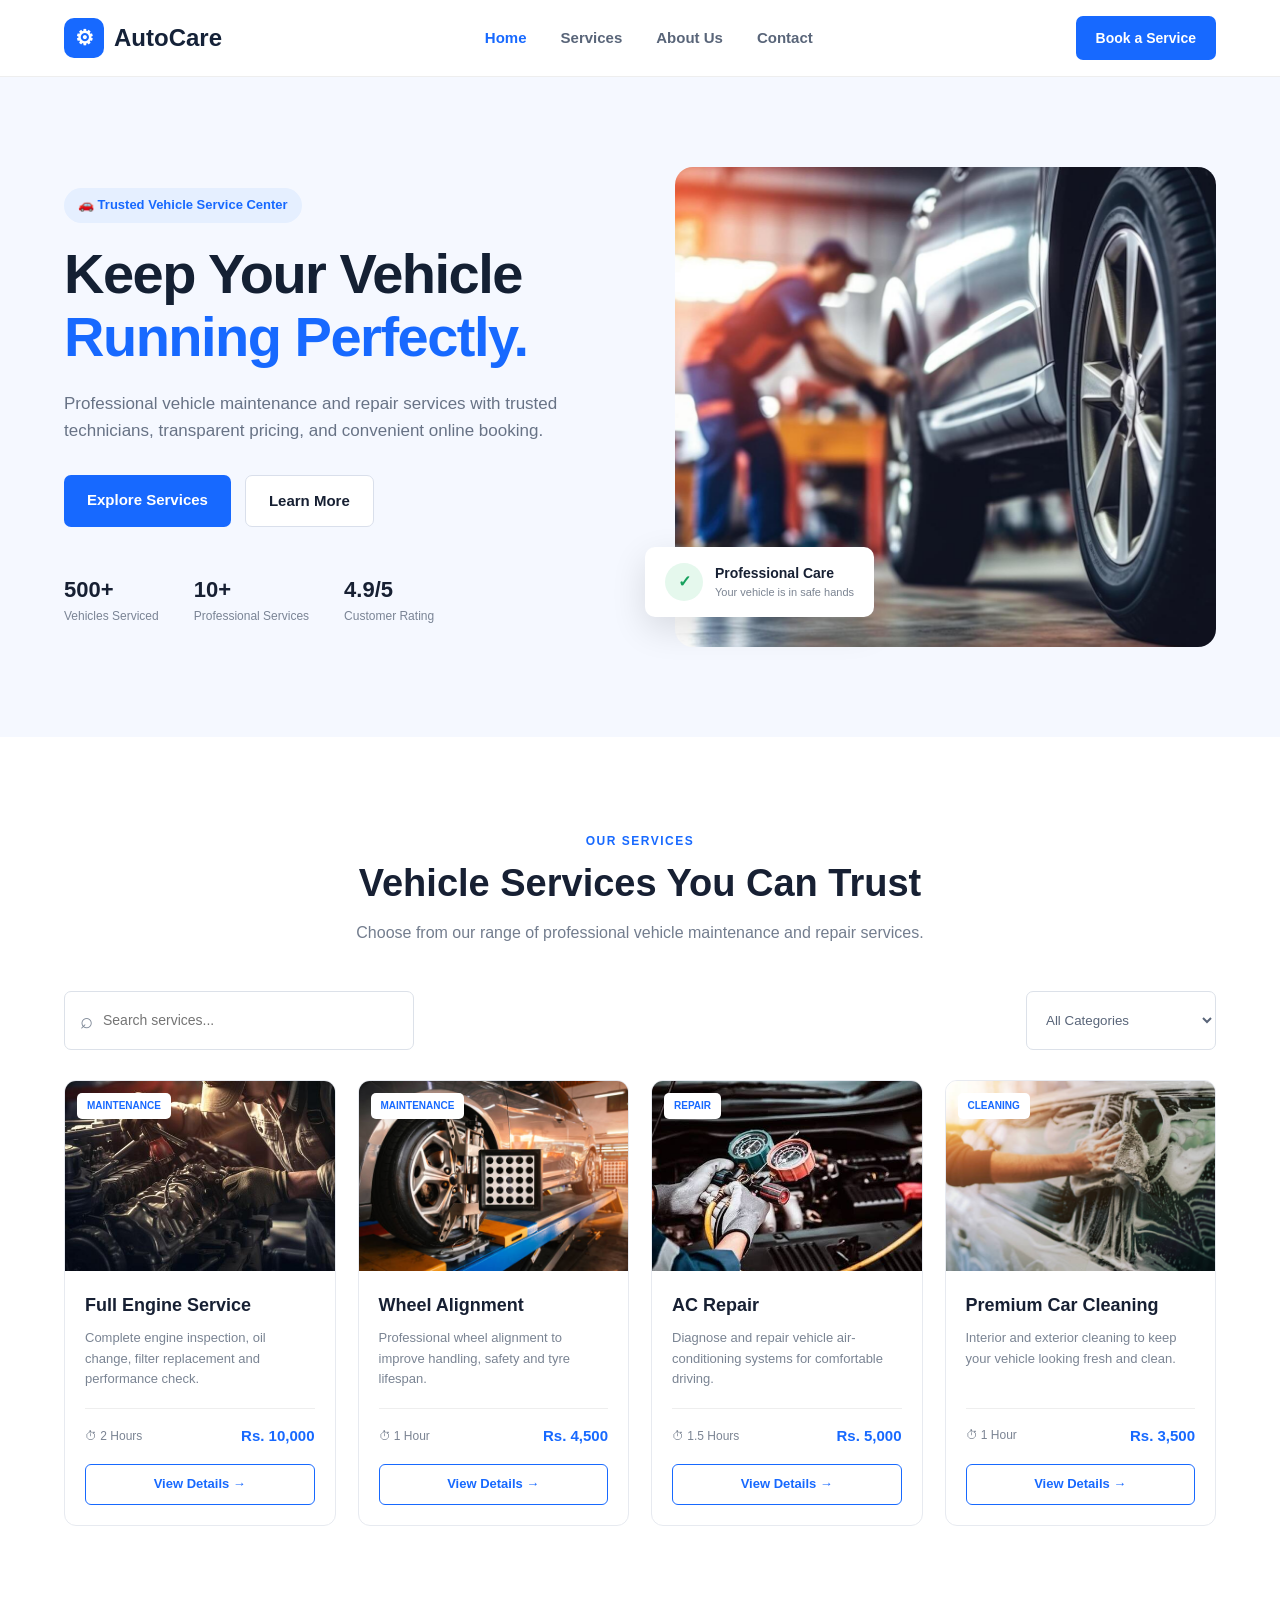
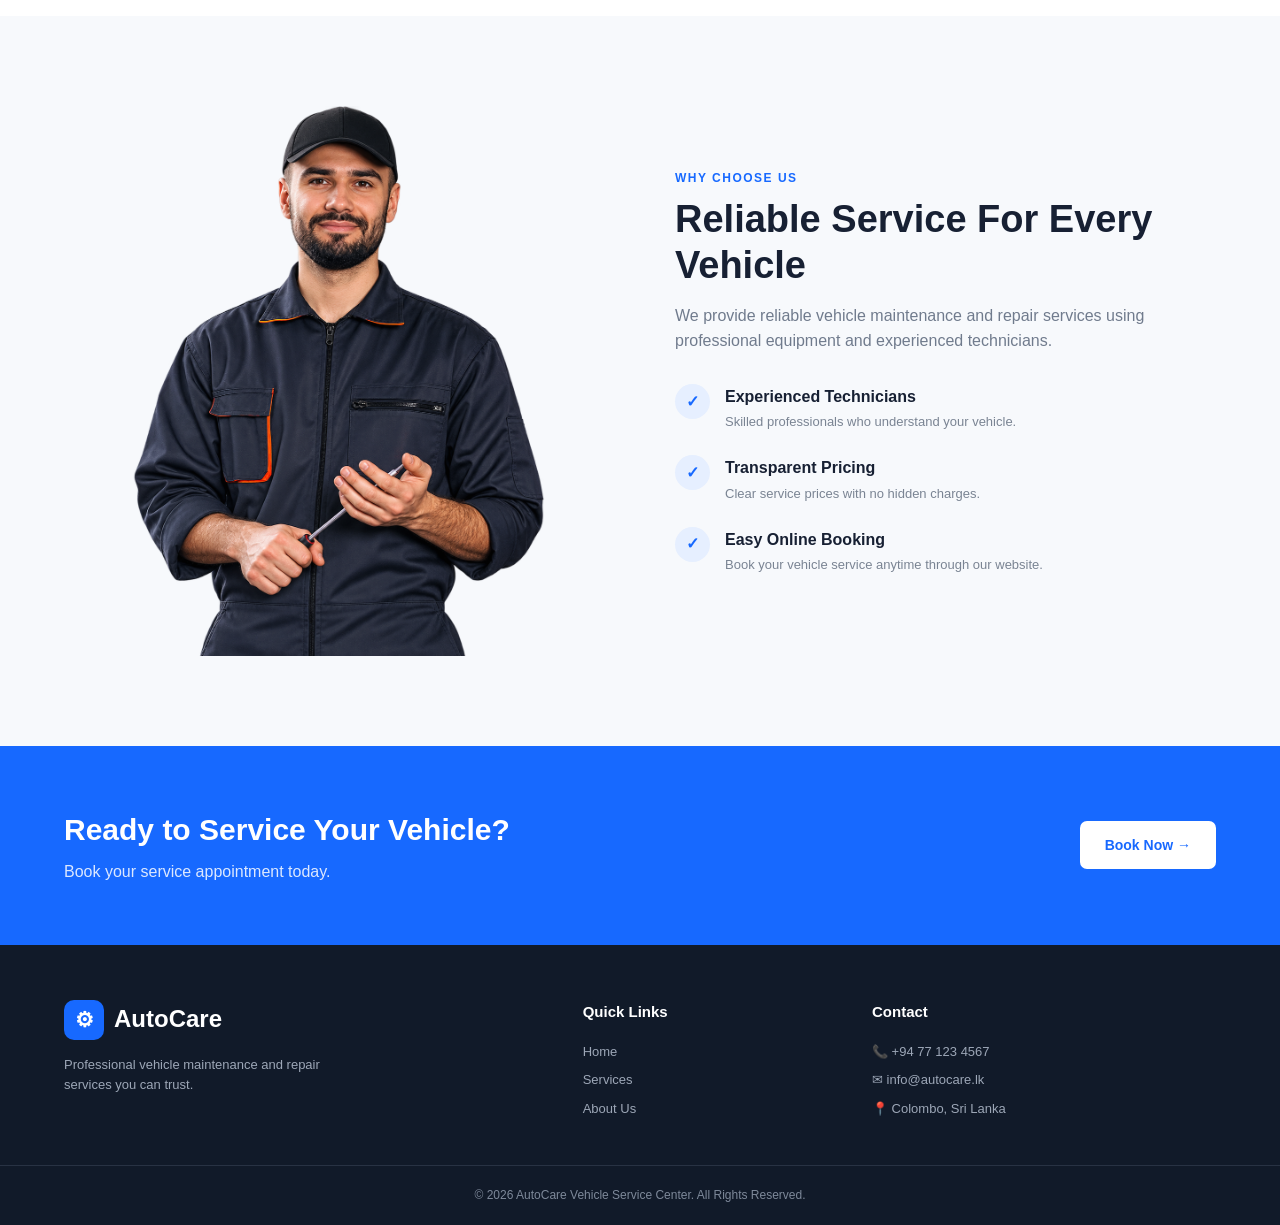
<file: Front End/index.html>
<!DOCTYPE html>
<html lang="en">

<head>
  <meta charset="UTF-8">
  <meta name="viewport" content="width=device-width, initial-scale=1.0">
  <title>Home</title>

  <link rel="stylesheet" href="css/global.css">
  <link rel="stylesheet" href="css/header.css">
  <link rel="stylesheet" href="css/home.css">
  <link rel="stylesheet" href="css/footer.css">
</head>

<body>

  <header class="header">
    <div class="container navbar">

      <a href="index.html" class="logo">
        <span class="logo-icon">⚙</span>
        <span>AutoCare</span>
      </a>

      <nav class="nav-links">
        <a href="index.html" class="active">Home</a>
        <a href="#services">Services</a>
        <a href="#about">About Us</a>
        <a href="#contact">Contact</a>
      </nav>

      <a href="booking.html" class="nav-button">
        Book a Service
      </a>

    </div>
  </header>


  <!-- ============================================================= -->


  <section class="hero">
    <div class="container hero-content">

      <div class="hero-text">

        <span class="hero-tag">
          🚗 Trusted Vehicle Service Center
        </span>

        <h1>
          Keep Your Vehicle
          <span>Running Perfectly.</span>
        </h1>

        <p>
          Professional vehicle maintenance and repair services
          with trusted technicians, transparent pricing, and
          convenient online booking.
        </p>

        <div class="hero-buttons">
          <a href="#services" class="primary-button">
            Explore Services
          </a>

          <a href="#about" class="secondary-button">
            Learn More
          </a>
        </div>

        <div class="hero-stats">

          <div class="stat">
            <strong>500+</strong>
            <span>Vehicles Serviced</span>
          </div>

          <div class="stat">
            <strong>10+</strong>
            <span>Professional Services</span>
          </div>

          <div class="stat">
            <strong>4.9/5</strong>
            <span>Customer Rating</span>
          </div>

        </div>

      </div>


      <div class="hero-image">

        <div class="image-card">

          <img src="images/homePage.jpeg" alt="Vehicle being serviced">

          <div class="floating-card">

            <div class="check-icon">✓</div>

            <div>
              <strong>Professional Care</strong>
              <span>Your vehicle is in safe hands</span>
            </div>

          </div>

        </div>

      </div>

    </div>
  </section>


  <!-- ============================================================= -->


  <section class="services-section" id="services">
    <div class="container">

      <div class="section-heading">

        <span class="section-tag">
          OUR SERVICES
        </span>

        <h2>
          Vehicle Services You Can Trust
        </h2>

        <p>
          Choose from our range of professional vehicle
          maintenance and repair services.
        </p>

      </div>


      <!-- Search and Filter -->

      <div class="service-tools">

        <div class="search-box">
          <span>⌕</span>

          <input id="search-services" type="text" placeholder="Search services...">
        </div>


        <select id="category" class="category-filter">

          <option value="all">
            All Categories
          </option>

          <option value="maintenance">
            Maintenance
          </option>

          <option value="repair">
            Repair
          </option>

          <option value="cleaning">
            Cleaning
          </option>

        </select>

      </div>


      <!-- Service Cards -->

      <div class="services-grid">


        <!-- Service 01 -->

        <article class="service-card">

          <div class="service-image">

            <img src="images/full engine.jpg" alt="Engine service">

            <span class="service-category">
              Maintenance
            </span>

          </div>

          <div class="service-content">

            <h3>Full Engine Service</h3>

            <p>
              Complete engine inspection, oil change,
              filter replacement and performance check.
            </p>

            <div class="service-info">

              <span>
                ⏱ 2 Hours
              </span>

              <strong>
                Rs. 10,000
              </strong>

            </div>

            <a href="#" class="service-button">
              View Details →
            </a>

          </div>

        </article>


        <!-- Service 02 -->

        <article class="service-card">

          <div class="service-image">

            <img src="images/wheel.jpg" alt="Wheel alignment">

            <span class="service-category">
              Maintenance
            </span>

          </div>

          <div class="service-content">

            <h3>Wheel Alignment</h3>

            <p>
              Professional wheel alignment to improve
              handling, safety and tyre lifespan.
            </p>

            <div class="service-info">

              <span>
                ⏱ 1 Hour
              </span>

              <strong>
                Rs. 4,500
              </strong>

            </div>

            <a href="#" class="service-button">
              View Details →
            </a>

          </div>

        </article>


        <!-- Service 03 -->

        <article class="service-card">

          <div class="service-image">

            <img src="images/ac repair.jpg" alt="Car air conditioning repair">

            <span class="service-category">
              Repair
            </span>

          </div>

          <div class="service-content">

            <h3>AC Repair</h3>

            <p>
              Diagnose and repair vehicle air-conditioning
              systems for comfortable driving.
            </p>

            <div class="service-info">

              <span>
                ⏱ 1.5 Hours
              </span>

              <strong>
                Rs. 5,000
              </strong>

            </div>

            <a href="#" class="service-button">
              View Details →
            </a>

          </div>

        </article>


        <!-- Service 04 -->

        <article class="service-card">

          <div class="service-image">

            <img src="images/clean.jpg" alt="Car cleaning service">

            <span class="service-category">
              Cleaning
            </span>

          </div>

          <div class="service-content">

            <h3>Premium Car Cleaning</h3>

            <p>
              Interior and exterior cleaning to keep your
              vehicle looking fresh and clean.
            </p>

            <div class="service-info">

              <span>
                ⏱ 1 Hour
              </span>

              <strong>
                Rs. 3,500
              </strong>

            </div>

            <a href="#" class="service-button">
              View Details →
            </a>

          </div>

        </article>


      </div>

    </div>
  </section>


  <!-- ============================================================== -->


  <section class="why-section" id="about">

    <div class="container why-content">

      <div class="why-image">

        <img src="images/man.png" alt="Professional vehicle technician">

      </div>


      <div class="why-text">

        <span class="section-tag">
          WHY CHOOSE US
        </span>

        <h2>
          Reliable Service For Every Vehicle
        </h2>

        <p>
          We provide reliable vehicle maintenance and repair
          services using professional equipment and experienced
          technicians.
        </p>


        <div class="benefit">

          <div class="benefit-icon">
            ✓
          </div>

          <div>
            <h3>Experienced Technicians</h3>
            <p>
              Skilled professionals who understand your vehicle.
            </p>
          </div>

        </div>


        <div class="benefit">

          <div class="benefit-icon">
            ✓
          </div>

          <div>
            <h3>Transparent Pricing</h3>
            <p>
              Clear service prices with no hidden charges.
            </p>
          </div>

        </div>


        <div class="benefit">

          <div class="benefit-icon">
            ✓
          </div>

          <div>
            <h3>Easy Online Booking</h3>
            <p>
              Book your vehicle service anytime through our website.
            </p>
          </div>

        </div>

      </div>

    </div>

  </section>


  <!-- ============================================================== -->


  <section class="book-now-section">
    <div class="container book-content">

      <div>
        <h2>
          Ready to Service Your Vehicle?
        </h2>

        <p>
          Book your service appointment today.
        </p>
      </div>

      <a href="booking.html" class="book-now-section-button">
        Book Now →
      </a>

    </div>
  </section>


  <!-- ============================================================== -->


  <footer class="footer" id="contact">

    <div class="container footer-content">

      <div class="footer-brand">

        <a href="index.html" class="logo">
          <span class="logo-icon">⚙</span>
          <span>AutoCare</span>
        </a>

        <p>
          Professional vehicle maintenance and repair
          services you can trust.
        </p>

      </div>


      <div class="footer-column">

        <h3>Quick Links</h3>

        <a href="index.html">Home</a>
        <a href="#services">Services</a>
        <a href="#about">About Us</a>

      </div>


      <div class="footer-column">

        <h3>Contact</h3>

        <p>📞 +94 77 123 4567</p>
        <p>✉ info@autocare.lk</p>
        <p>📍 Colombo, Sri Lanka</p>

      </div>

    </div>


    <div class="footer-bottom">

      <p>
        © 2026 AutoCare Vehicle Service Center. All Rights Reserved.
      </p>

    </div>

  </footer>


  <script src="../Backend/navigate.js"></script>
  <script src="../Backend/searchBar.js"></script>
</body>

</html>
</file>
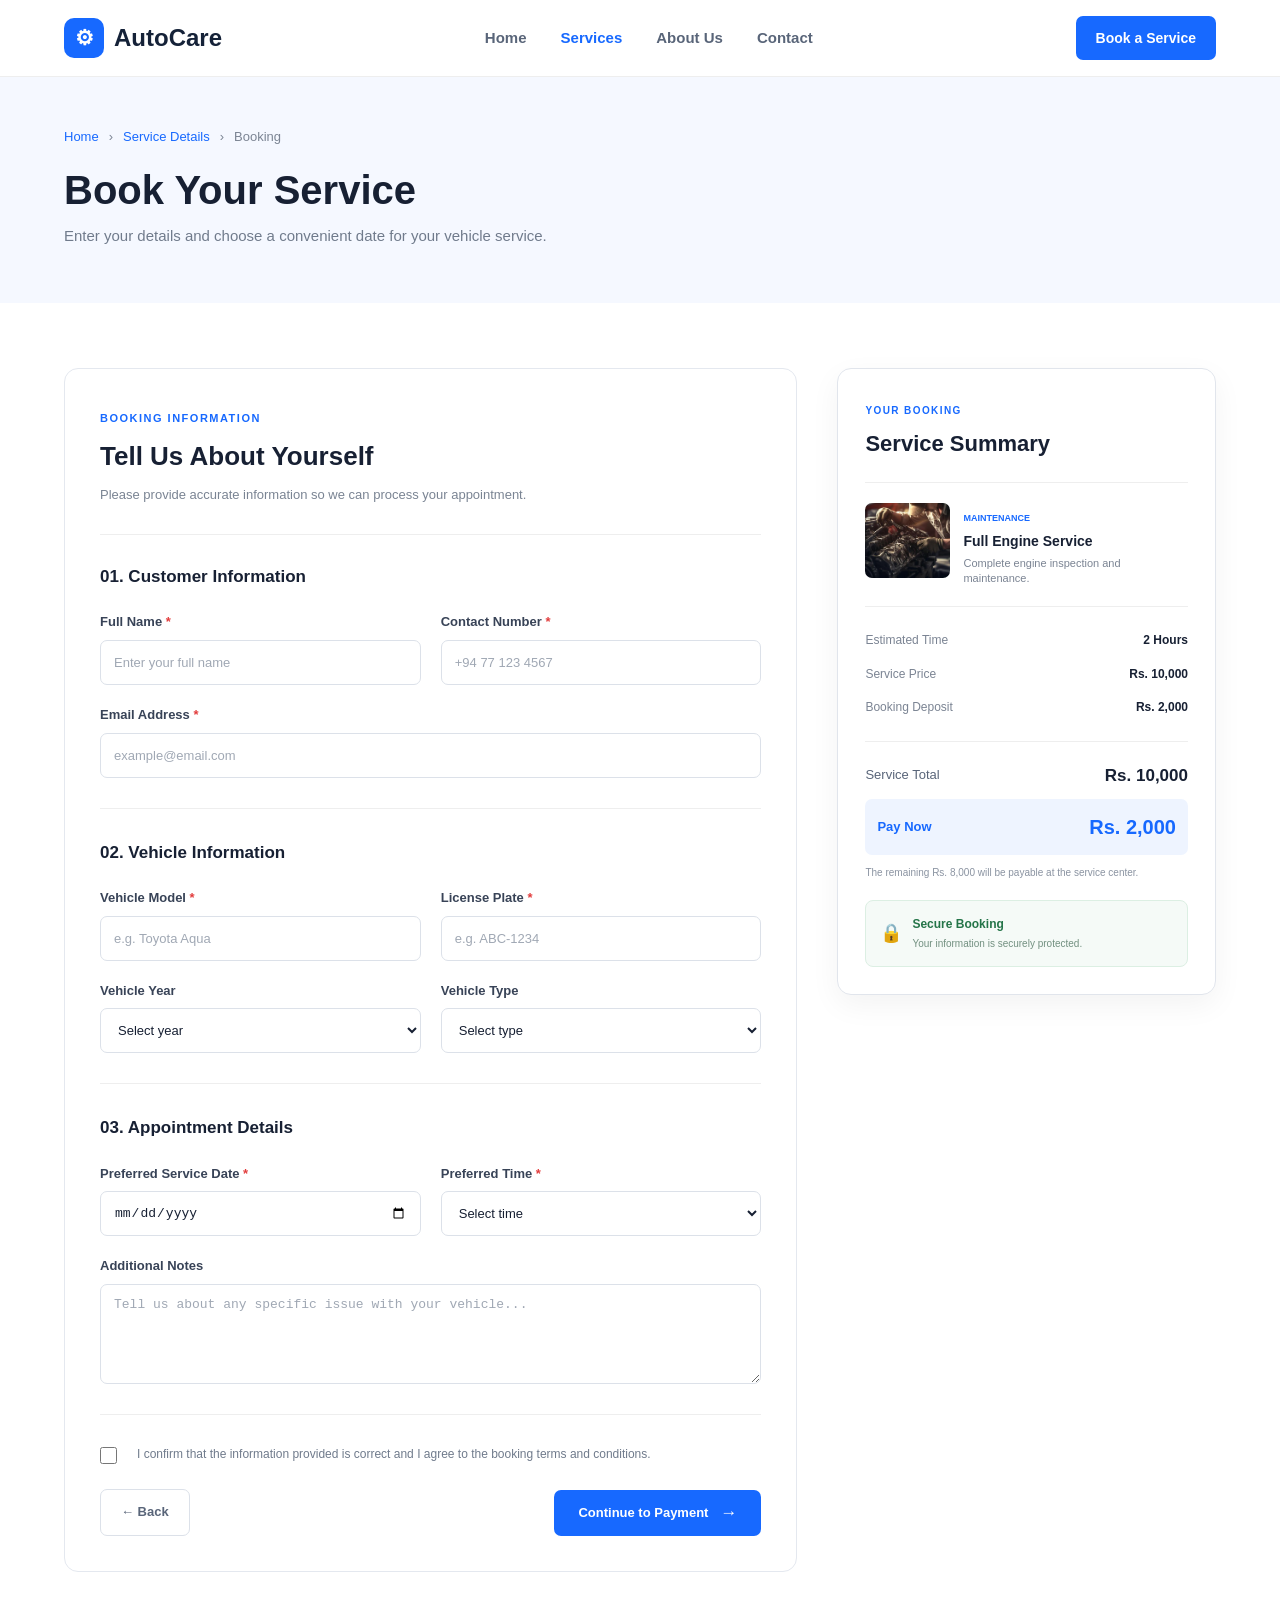
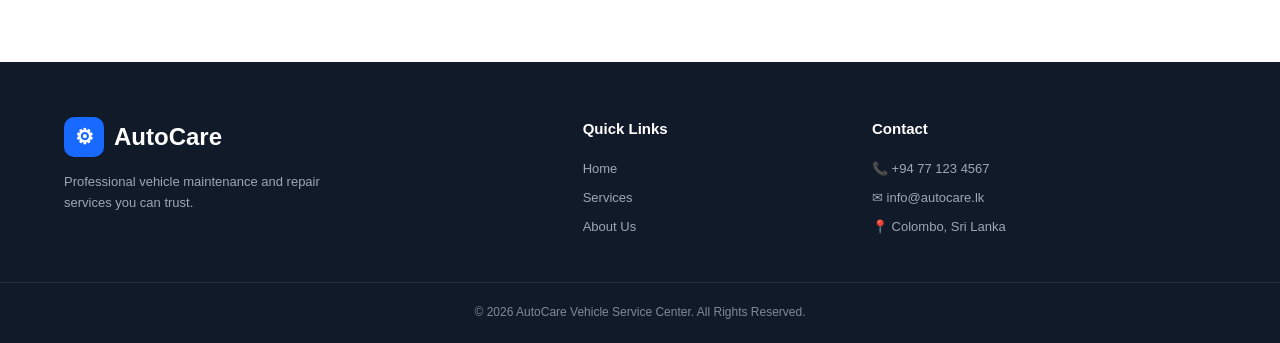
<file: Front End/booking.html>
<!DOCTYPE html>
<html lang="en">

<head>
    <meta charset="UTF-8">

    <meta name="viewport" content="width=device-width, initial-scale=1.0">

    <title>Book a Service | AutoCare</title>

    <link rel="stylesheet" href="css/global.css">
    <link rel="stylesheet" href="css/footer.css">
    <link rel="stylesheet" href="css/header.css">
    <link rel="stylesheet" href="css/booking.css">

</head>

<body>
    <header class="header">
        <div class="container navbar">
            <a href="index.html" class="logo">
                <span class="logo-icon">⚙</span>
                <span>AutoCare</span>
            </a>

            <nav class="nav-links">
                <a href="index.html">Home</a>
                <a href="index.html#services" class="active">Services</a>
                <a href="index.html#about">About Us</a>
                <a href="index.html#contact">Contact</a>
            </nav>

            <a href="index.html#services" class="nav-button">
                Book a Service
            </a>
        </div>
    </header>

    <section class="page-header">
        <div class="container">
            <div class="breadcrumb">
                <a href="index.html">Home</a>
                <span>›</span>
                <a id="breadcrumb-service-link" href="serviceDetails.html">Service Details</a>
                <span>›</span>
                <span>Booking</span>
            </div>

            <h1>Book Your Service</h1>
            <p>Enter your details and choose a convenient date for your vehicle service.</p>
        </div>
    </section>

    <main class="booking-section">
        
        <form action="../Backend/saveBooking.php" method="POST" class="container booking-layout">
            
            <input type="hidden" id="serviceKeyInput" name="service" value="full-engine">

            <div class="booking-form-card">
                <div class="form-header">
                    <span class="section-tag">BOOKING INFORMATION</span>
                    <h2>Tell Us About Yourself</h2>
                    <p>Please provide accurate information so we can process your appointment.</p>
                </div>

                <div class="form-section">
                    <h3>01. Customer Information</h3>
                    <div class="form-grid">
                        <div class="form-group">
                            <label for="fullName">Full Name <span>*</span></label>
                            <input type="text" id="fullName" name="fullName" placeholder="Enter your full name" required>
                        </div>

                        <div class="form-group">
                            <label for="phone">Contact Number <span>*</span></label>
                            <input type="tel" id="phone" name="phone" placeholder="+94 77 123 4567" required>
                        </div>

                        <div class="form-group full-width">
                            <label for="email">Email Address <span>*</span></label>
                            <input type="email" id="email" name="email" placeholder="example@email.com" required>
                        </div>
                    </div>
                </div>

                <div class="form-section">
                    <h3>02. Vehicle Information</h3>
                    <div class="form-grid">
                        <div class="form-group">
                            <label for="vehicleModel">Vehicle Model <span>*</span></label>
                            <input type="text" id="vehicleModel" name="vehicleModel" placeholder="e.g. Toyota Aqua" required>
                        </div>

                        <div class="form-group">
                            <label for="licensePlate">License Plate <span>*</span></label>
                            <input type="text" id="licensePlate" name="licensePlate" placeholder="e.g. ABC-1234" required>
                        </div>

                        <div class="form-group">
                            <label for="vehicleYear">Vehicle Year</label>
                            <select id="vehicleYear" name="vehicleYear">
                                <option value="">Select year</option>
                                <option>2026</option>
                                <option>2025</option>
                                <option>2024</option>
                                <option>2023</option>
                                <option>2022</option>
                                <option>2021</option>
                                <option>2020</option>
                                <option>2019</option>
                                <option>2018</option>
                                <option>2017</option>
                                <option>2016</option>
                                <option>2015</option>
                                <option>2014</option>
                                <option>2013</option>
                                <option>2012</option>
                                <option>2011</option>
                                <option>2010</option>
                            </select>
                        </div>

                        <div class="form-group">
                            <label for="vehicleType">Vehicle Type</label>
                            <select id="vehicleType" name="vehicleType">
                                <option value="">Select type</option>
                                <option value="car">Car</option>
                                <option value="suv">SUV</option>
                                <option value="van">Van</option>
                                <option value="motorcycle">Motorcycle</option>
                            </select>
                        </div>
                    </div>
                </div>

                <div class="form-section">
                    <h3>03. Appointment Details</h3>
                    <div class="form-grid">
                        <div class="form-group">
                            <label for="bookingDate">Preferred Service Date <span>*</span></label>
                            <input type="date" id="bookingDate" name="bookingDate" required>
                        </div>

                        <div class="form-group">
                            <label for="timeSlot">Preferred Time <span>*</span></label>
                            <select id="timeSlot" name="timeSlot" required>
                                <option value="">Select time</option>
                                <option>08:00 AM - 10:00 AM</option>
                                <option>10:00 AM - 12:00 PM</option>
                                <option>01:00 PM - 03:00 PM</option>
                                <option>03:00 PM - 05:00 PM</option>
                            </select>
                        </div>

                        <div class="form-group full-width">
                            <label for="notes">Additional Notes</label>
                            <textarea id="notes" name="notes" rows="4" placeholder="Tell us about any specific issue with your vehicle..."></textarea>
                        </div>
                    </div>
                </div>

                <div class="terms">
                    <label class="checkbox-container">
                        <input type="checkbox" id="terms" required>
                        <span class="checkmark"></span>
                        <span class="terms-text">
                            I confirm that the information provided is correct and I agree to the booking terms and conditions.
                        </span>
                    </label>
                </div>

                <div class="form-actions">
                    <a id="back-button" href="serviceDetails.html" class="back-button">← Back</a>

                    <button type="submit" class="continue-button">
                        Continue to Payment
                        <span>→</span>
                    </button>
                </div>
            </div>

            <!-- Summary Card -->
            <aside class="summary-card">
                <div class="summary-header">
                    <span class="small-label">YOUR BOOKING</span>
                    <h2>Service Summary</h2>
                </div>

                <div class="selected-service">
                    <img id="summary-img" src="images/full engine.jpg" alt="Service Image">
                    <div>
                        <span id="summary-category" class="service-category">Maintenance</span>
                        <h3 id="summary-name">Full Engine Service</h3>
                        <p id="summary-desc">Complete engine inspection and maintenance.</p>
                    </div>
                </div>

                <div class="summary-details">
                    <div class="summary-row">
                        <span>Estimated Time</span>
                        <strong id="summary-time">2 Hours</strong>
                    </div>

                    <div class="summary-row">
                        <span>Service Price</span>
                        <strong id="summary-price">Rs. 10,000</strong>
                    </div>

                    <div class="summary-row">
                        <span>Booking Deposit</span>
                        <strong id="summary-deposit">Rs. 2,000</strong>
                    </div>
                </div>

                <div class="payment-summary">
                    <div class="payment-row">
                        <span>Service Total</span>
                        <strong id="summary-total">Rs. 10,000</strong>
                    </div>

                    <div class="payment-row deposit">
                        <span>Pay Now</span>
                        <strong id="summary-pay-now">Rs. 2,000</strong>
                    </div>

                    <p id="summary-balance-note">
                        The remaining Rs. 8,000 will be payable at the service center.
                    </p>
                </div>

                <div class="secure-box">
                    <span class="secure-icon">🔒</span>
                    <div>
                        <strong>Secure Booking</strong>
                        <p>Your information is securely protected.</p>
                    </div>
                </div>
            </aside>
        </form>
    </main>

    <footer class="footer">
        <div class="container footer-content">
            <div class="footer-brand">
                <a href="index.html" class="logo">
                    <span class="logo-icon">⚙</span>
                    <span>AutoCare</span>
                </a>
                <p>Professional vehicle maintenance and repair services you can trust.</p>
            </div>

            <div class="footer-column">
                <h3>Quick Links</h3>
                <a href="index.html">Home</a>
                <a href="index.html#services">Services</a>
                <a href="index.html#about">About Us</a>
            </div>

            <div class="footer-column">
                <h3>Contact</h3>
                <p>📞 +94 77 123 4567</p>
                <p>✉ info@autocare.lk</p>
                <p>📍 Colombo, Sri Lanka</p>
            </div>
        </div>

        <div class="footer-bottom">
            <p>© 2026 AutoCare Vehicle Service Center. All Rights Reserved.</p>
        </div>
    </footer>

    <script src="../Backend/booking.js"></script>

    <script>
        document.addEventListener('DOMContentLoaded', () => {
            const urlParams = new URLSearchParams(window.location.search);
            const serviceKey = urlParams.get('service') || 'full-engine';
            const hiddenInput = document.getElementById('serviceKeyInput');
            if (hiddenInput) {
                hiddenInput.value = serviceKey;
            }
        });
    </script>
</body>

</html>
</file>
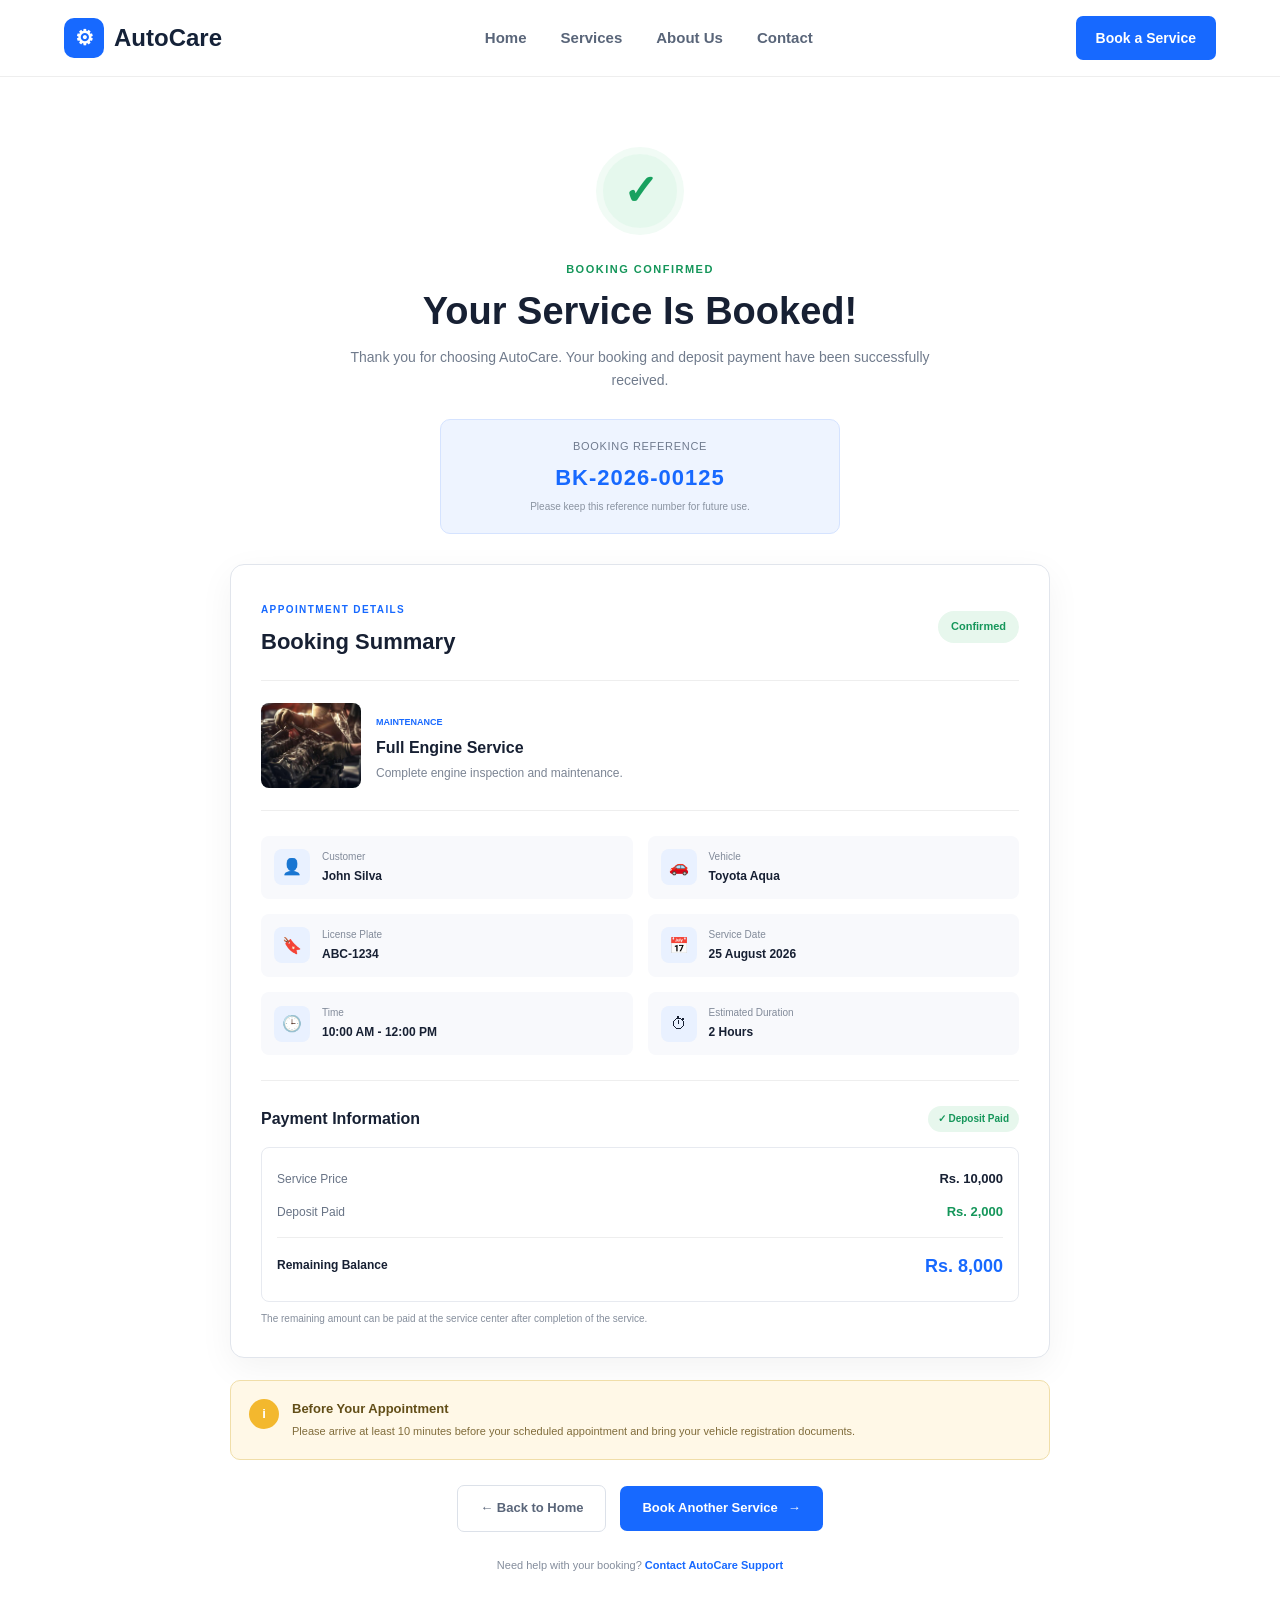
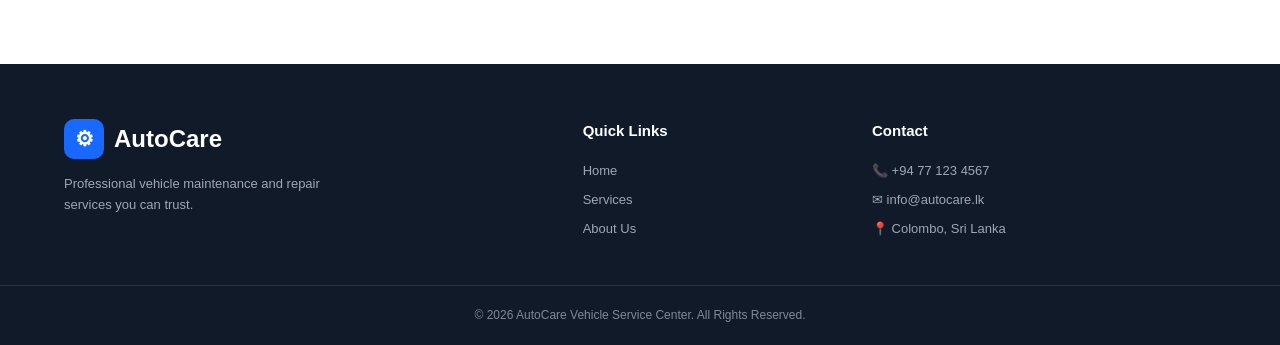
<file: Front End/bookingConfirmation.html>
<!DOCTYPE html>
<html lang="en">

    <head>
        <meta charset="UTF-8">
        <meta name="viewport" content="width=device-width, initial-scale=1.0">
        <title>Booking Confirmation</title>

        <link rel="stylesheet" href="css/global.css">
        <link rel="stylesheet" href="css/header.css">
        <link rel="stylesheet" href="css/footer.css">
        <link rel="stylesheet" href="css/booking-success.css">

    </head>

    <body>

        <header class="header">
            <div class="container navbar">
                <a href="index.html" class="logo">
                    <span class="logo-icon">⚙</span>
                    <span>AutoCare</span>
                </a>

                <nav class="nav-links">
                    <a href="index.html">Home</a>
                    <a href="index.html#services">Services</a>
                    <a href="index.html#about">About Us</a>
                    <a href="index.html#contact">Contact</a>
                </nav>

                <a href="index.html#services" class="nav-button">
                    Book a Service
                </a>
            </div>
        </header>

        <main class="success-section">
            <div class="container">
                <div class="success-wrapper">
                    <div class="success-icon">
                        ✓
                    </div>

                    <span class="success-label">
                        BOOKING CONFIRMED
                    </span>

                    <h1>
                        Your Service Is Booked!
                    </h1>

                    <p class="success-message">
                        Thank you for choosing AutoCare. Your booking
                        and deposit payment have been successfully received.
                    </p>

                    <div class="booking-id-box">
                        <span>
                            Booking Reference
                        </span>
                        <strong id="booking-ref">
                            BK-2026-00125
                        </strong>
                        <p>
                            Please keep this reference number for future use.
                        </p>
                    </div>

                    <div class="confirmation-card">
                        <div class="card-header">
                            <div>
                                <span class="small-label">
                                    APPOINTMENT DETAILS
                                </span>
                                <h2>
                                    Booking Summary
                                </h2>
                            </div>
                            <span class="status-badge">
                                Confirmed
                            </span>
                        </div>

                        <div class="service-details">
                            <img id="service-img" src="images/full engine.jpg" alt="Service Image">
                            <div>
                                <span id="service-category" class="service-category">
                                    Maintenance
                                </span>
                                <h3 id="service-title">
                                    Full Engine Service
                                </h3>
                                <p id="service-desc">
                                    Complete engine inspection and maintenance.
                                </p>
                            </div>
                        </div>

                        <div class="details-grid">
                            <div class="detail-box">
                                <span class="detail-icon">👤</span>
                                <div>
                                    <span class="detail-label">Customer</span>
                                    <strong id="display-customer">John Silva</strong>
                                </div>
                            </div>

                            <div class="detail-box">
                                <span class="detail-icon">🚗</span>
                                <div>
                                    <span class="detail-label">Vehicle</span>
                                    <strong id="display-vehicle">Toyota Aqua</strong>
                                </div>
                            </div>

                            <div class="detail-box">
                                <span class="detail-icon">🔖</span>
                                <div>
                                    <span class="detail-label">License Plate</span>
                                    <strong id="display-plate">ABC-1234</strong>
                                </div>
                            </div>

                            <div class="detail-box">
                                <span class="detail-icon">📅</span>
                                <div>
                                    <span class="detail-label">Service Date</span>
                                    <strong id="display-date">25 August 2026</strong>
                                </div>
                            </div>

                            <div class="detail-box">
                                <span class="detail-icon">🕒</span>
                                <div>
                                    <span class="detail-label">Time</span>
                                    <strong id="display-time">10:00 AM - 12:00 PM</strong>
                                </div>
                            </div>

                            <div class="detail-box">
                                <span class="detail-icon">⏱</span>
                                <div>
                                    <span class="detail-label">Estimated Duration</span>
                                    <strong id="display-duration">2 Hours</strong>
                                </div>
                            </div>
                        </div>

                        <div class="payment-section">
                            <div class="payment-header">
                                <h3>Payment Information</h3>
                                <span class="paid-badge">✓ Deposit Paid</span>
                            </div>

                            <div class="payment-rows">
                                <div class="payment-row">
                                    <span>Service Price</span>
                                    <strong id="display-price">Rs. 10,000</strong>
                                </div>

                                <div class="payment-row">
                                    <span>Deposit Paid</span>
                                    <strong id="display-deposit" class="paid-amount">Rs. 2,000</strong>
                                </div>

                                <div class="payment-divider"></div>

                                <div class="payment-row balance">
                                    <span>Remaining Balance</span>
                                    <strong id="display-balance">Rs. 8,000</strong>
                                </div>
                            </div>

                            <p class="payment-note" id="balance-note">
                                The remaining amount can be paid at the service center after completion of the service.
                            </p>
                        </div>
                    </div>

                    <div class="notice-box">
                        <span class="notice-icon">i</span>
                        <div>
                            <h3>Before Your Appointment</h3>
                            <p>
                                Please arrive at least 10 minutes before your scheduled appointment and bring your vehicle registration documents.
                            </p>
                        </div>
                    </div>

                    <div class="success-actions">
                        <a href="index.html" class="home-button">
                            ← Back to Home
                        </a>

                        <a href="index.html#services" class="service-button">
                            Book Another Service
                            <span>→</span>
                        </a>
                    </div>

                    <div class="support-text">
                        <p>
                            Need help with your booking?
                            <a href="index.html#contact">Contact AutoCare Support</a>
                        </p>
                    </div>
                </div>
            </div>
        </main>

        <footer class="footer">
            <div class="container footer-content">
                <div class="footer-brand">
                    <a href="index.html" class="logo">
                        <span class="logo-icon">⚙</span>
                        <span>AutoCare</span>
                    </a>
                    <p>Professional vehicle maintenance and repair services you can trust.</p>
                </div>

                <div class="footer-column">
                    <h3>Quick Links</h3>
                    <a href="index.html">Home</a>
                    <a href="index.html#services">Services</a>
                    <a href="index.html#about">About Us</a>
                </div>

                <div class="footer-column">
                    <h3>Contact</h3>
                    <p>📞 +94 77 123 4567</p>
                    <p>✉ info@autocare.lk</p>
                    <p>📍 Colombo, Sri Lanka</p>
                </div>
            </div>

            <div class="footer-bottom">
                <p>© 2026 AutoCare Vehicle Service Center. All Rights Reserved.</p>
            </div>
        </footer>

    </body>
</html>
</file>
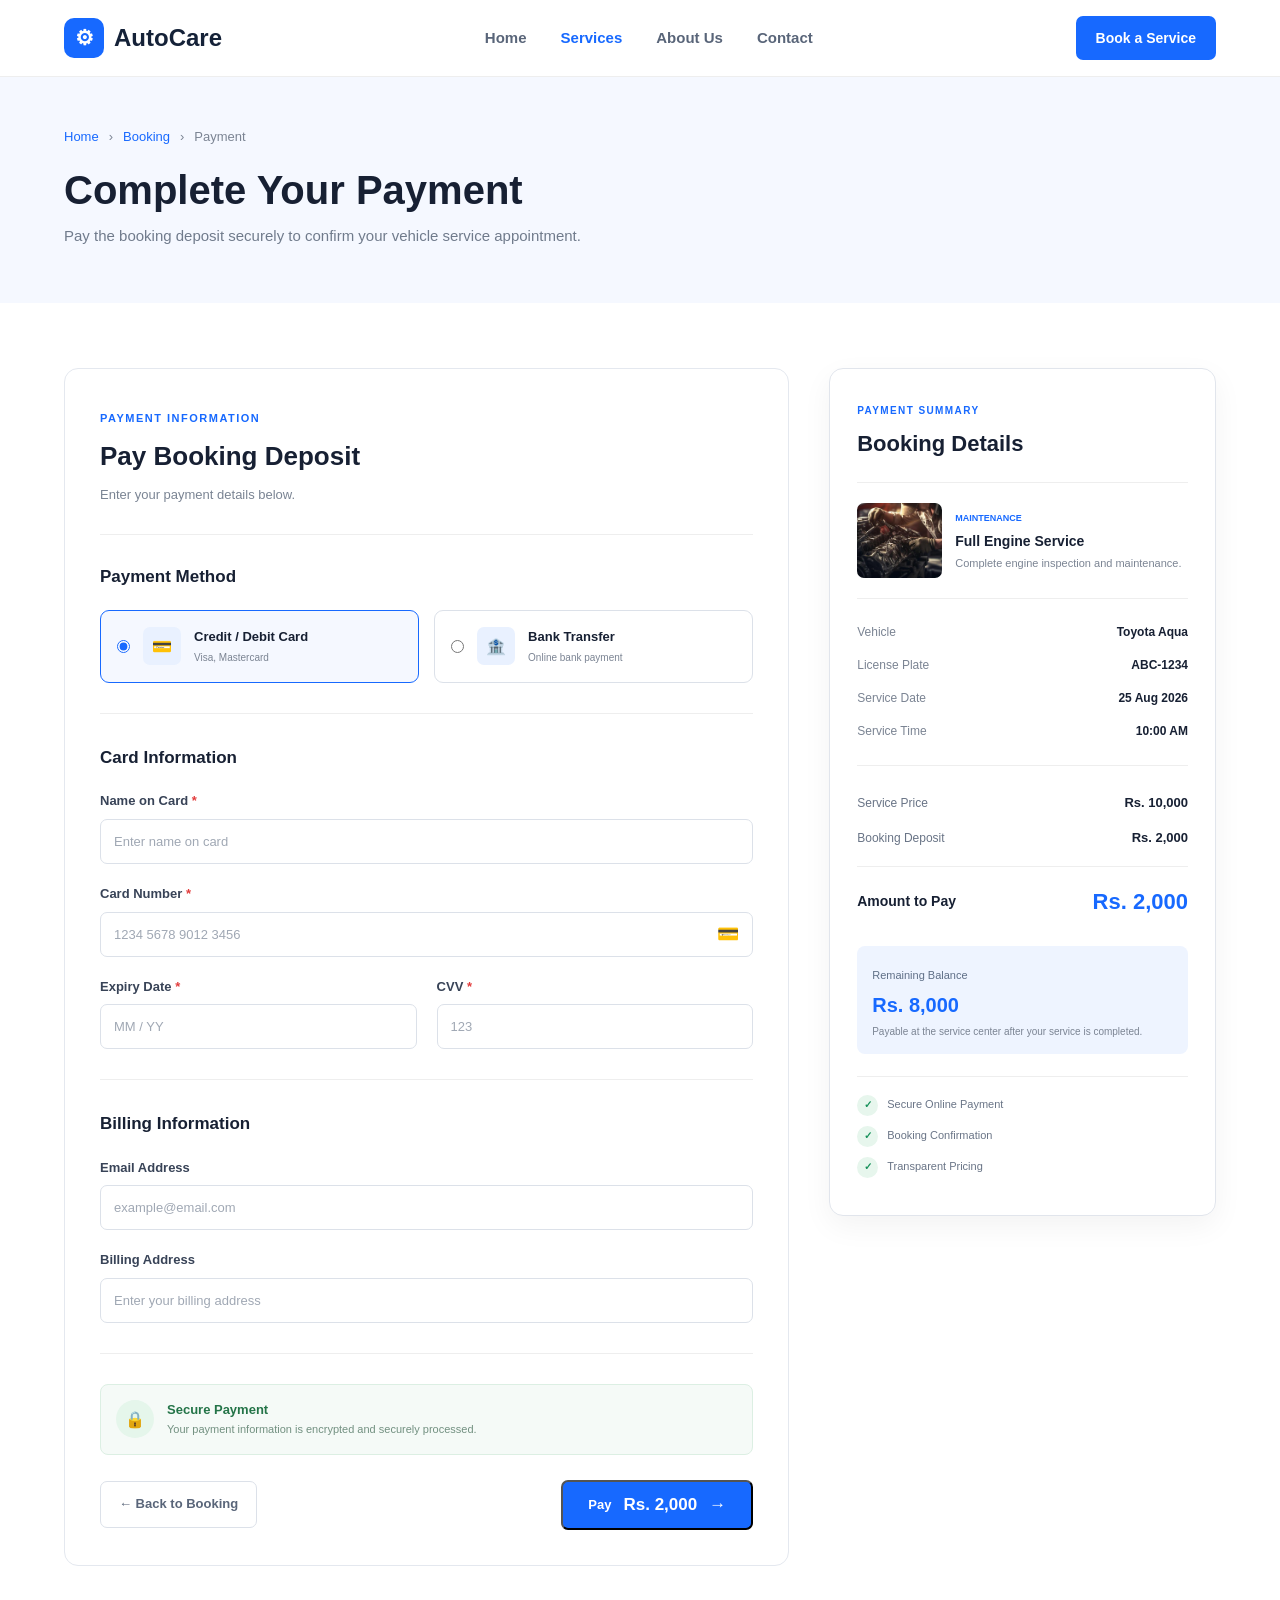
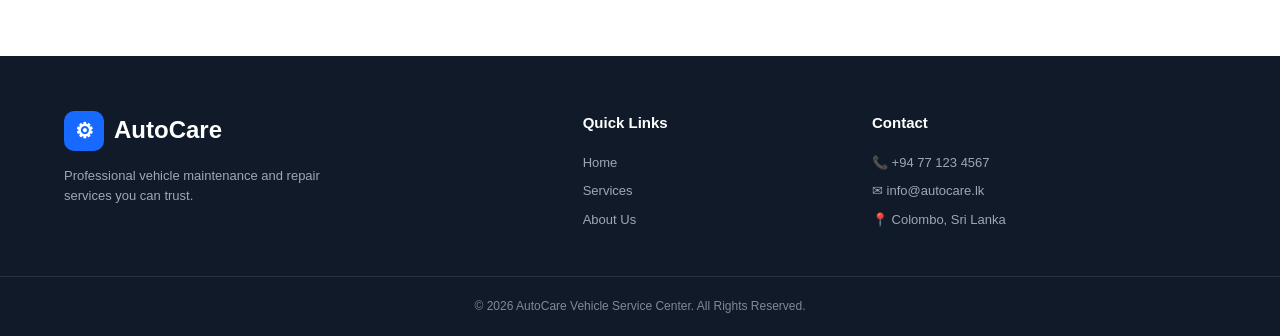
<file: Front End/payment.html>
<!DOCTYPE html>
<html lang="en">

<head>
    <meta charset="UTF-8">
    <meta name="viewport" content="width=device-width, initial-scale=1.0">
    <title>Payment | AutoCare</title>
    <link rel="stylesheet" href="css/payment.css">
    <link rel="stylesheet" href="css/global.css">
    <link rel="stylesheet" href="css/header.css">
    <link rel="stylesheet" href="css/footer.css">
</head>

<body>
   <header class="header">
        <div class="container navbar">
            <a href="index.html" class="logo">
                <span class="logo-icon">⚙</span>
                <span>AutoCare</span>
            </a>

            <nav class="nav-links">
                <a href="index.html">Home</a>
                <a href="index.html#services" class="active">Services</a>
                <a href="index.html#about">About Us</a>
                <a href="index.html#contact">Contact</a>
            </nav>

            <a href="index.html#services" class="nav-button">
                Book a Service
            </a>
        </div>
    </header>

    <!-- Page Header -->
    <section class="page-header">
        <div class="container">
            <div class="breadcrumb">
                <a href="index.html">Home</a>
                <span>›</span>
                <a id="breadcrumb-booking" href="booking.html">Booking</a>
                <span>›</span>
                <span>Payment</span>
            </div>

            <h1>Complete Your Payment</h1>
            <p>Pay the booking deposit securely to confirm your vehicle service appointment.</p>
        </div>
    </section>

    <!-- Payment section -->
    <main class="payment-section">
        <div class="container payment-layout">

            <!-- ================= LEFT SIDE (FORM) ================= -->
            <form id="paymentForm" action="../Backend/savePayment.php" method="POST" class="payment-card">
                <div class="payment-header">
                    <span class="section-tag">PAYMENT INFORMATION</span>
                    <h2>Pay Booking Deposit</h2>
                    <p>Enter your payment details below.</p>
                </div>

                <!-- Payment methods -->
                <div class="payment-method-section">
                    <h3>Payment Method</h3>
                    <div class="payment-methods">
                        <label class="payment-method active">
                            <input type="radio" name="paymentMethod" value="card" checked>
                            <div class="method-icon">💳</div>
                            <div>
                                <strong>Credit / Debit Card</strong>
                                <span>Visa, Mastercard</span>
                            </div>
                        </label>

                        <label class="payment-method">
                            <input type="radio" name="paymentMethod" value="bank">
                            <div class="method-icon">🏦</div>
                            <div>
                                <strong>Bank Transfer</strong>
                                <span>Online bank payment</span>
                            </div>
                        </label>
                    </div>
                </div>

                <!-- Card Information -->
                <div class="card-section">
                    <h3>Card Information</h3>
                    <div class="form-grid">
                        <div class="form-group full-width">
                            <label for="cardName">Name on Card <span>*</span></label>
                            <input type="text" id="cardName" name="cardName" placeholder="Enter name on card" required>
                        </div>

                        <div class="form-group full-width">
                            <label for="cardNumber">Card Number <span>*</span></label>
                            <div class="card-input-wrapper">
                                <input type="text" id="cardNumber" name="cardNumber" placeholder="1234 5678 9012 3456" maxlength="19" required>
                                <span class="card-symbol">💳</span>
                            </div>
                        </div>

                        <div class="form-group">
                            <label for="expiryDate">Expiry Date <span>*</span></label>
                            <input type="text" id="expiryDate" name="expiryDate" placeholder="MM / YY" maxlength="7" required>
                        </div>

                        <div class="form-group">
                            <label for="cvv">CVV <span>*</span></label>
                            <input type="password" id="cvv" name="cvv" placeholder="123" maxlength="4" required>
                        </div>
                    </div>
                </div>

                <!-- Billing Information -->
                <div class="billing-section">
                    <h3>Billing Information</h3>
                    <div class="form-grid">
                        <div class="form-group full-width">
                            <label for="billingEmail">Email Address</label>
                            <input type="email" id="billingEmail" name="billingEmail" placeholder="example@email.com">
                        </div>

                        <div class="form-group full-width">
                            <label for="billingAddress">Billing Address</label>
                            <input type="text" id="billingAddress" name="billingAddress" placeholder="Enter your billing address">
                        </div>
                    </div>
                </div>

                <!-- Security Message -->
                <div class="security-message">
                    <span class="security-icon">🔒</span>
                    <div>
                        <strong>Secure Payment</strong>
                        <p>Your payment information is encrypted and securely processed.</p>
                    </div>
                </div>

                <!-- Action Buttons-->
                <div class="payment-actions">
                    <a id="back-button" href="booking.html" class="back-button">← Back to Booking</a>

                    <button type="submit" id="pay-button" class="pay-button">
                        Pay <span id="pay-btn-amount">Rs. 2,000</span>
                        <span>→</span>
                    </button>
                </div>
            </form>

            <!-- ================= RIGHT SUMMARY ================= -->
            <aside class="summary-card">
                <div class="summary-header">
                    <span class="small-label">PAYMENT SUMMARY</span>
                    <h2>Booking Details</h2>
                </div>

                <!-- Service Details -->
                <div class="selected-service">
                    <img id="summary-img" src="images/full engine.jpg" alt="Service Image">
                    <div>
                        <span id="summary-category" class="service-category">Maintenance</span>
                        <h3 id="summary-name">Full Engine Service</h3>
                        <p id="summary-desc">Complete engine inspection and maintenance.</p>
                    </div>
                </div>

                <!-- Booking Details -->
                <div class="booking-details">
                    <div class="detail-row">
                        <span>Vehicle</span>
                        <strong id="summary-vehicle">Toyota Aqua</strong>
                    </div>

                    <div class="detail-row">
                        <span>License Plate</span>
                        <strong id="summary-plate">ABC-1234</strong>
                    </div>

                    <div class="detail-row">
                        <span>Service Date</span>
                        <strong id="summary-date">25 Aug 2026</strong>
                    </div>

                    <div class="detail-row">
                        <span>Service Time</span>
                        <strong id="summary-time">10:00 AM</strong>
                    </div>
                </div>

                <!-- Price Summary -->
                <div class="price-summary">
                    <div class="price-row">
                        <span>Service Price</span>
                        <strong id="summary-price">Rs. 10,000</strong>
                    </div>

                    <div class="price-row">
                        <span>Booking Deposit</span>
                        <strong id="summary-deposit">Rs. 2,000</strong>
                    </div>

                    <div class="divider"></div>

                    <div class="price-row total">
                        <span>Amount to Pay</span>
                        <strong id="summary-total">Rs. 2,000</strong>
                    </div>
                </div>

                <!-- Remaining Payment -->
                <div class="remaining-box">
                    <span>Remaining Balance</span>
                    <strong id="summary-balance">Rs. 8,000</strong>
                    <p>Payable at the service center after your service is completed.</p>
                </div>

                <!-- Trust Information -->
                <div class="trust-section">
                    <div class="trust-item"><span>✓</span> Secure Online Payment</div>
                    <div class="trust-item"><span>✓</span> Booking Confirmation</div>
                    <div class="trust-item"><span>✓</span> Transparent Pricing</div>
                </div>
            </aside>

        </div>
    </main>

    <footer class="footer">
        <div class="container footer-content">
            <div class="footer-brand">
                <a href="index.html" class="logo">
                    <span class="logo-icon">⚙</span>
                    <span>AutoCare</span>
                </a>
                <p>Professional vehicle maintenance and repair services you can trust.</p>
            </div>

            <div class="footer-column">
                <h3>Quick Links</h3>
                <a href="index.html">Home</a>
                <a href="index.html#services">Services</a>
                <a href="index.html#about">About Us</a>
            </div>

            <div class="footer-column">
                <h3>Contact</h3>
                <p>📞 +94 77 123 4567</p>
                <p>✉ info@autocare.lk</p>
                <p>📍 Colombo, Sri Lanka</p>
            </div>
        </div>

        <div class="footer-bottom">
            <p>© 2026 AutoCare Vehicle Service Center. All Rights Reserved.</p>
        </div>
    </footer>

    <script>
        const servicesData = {
            "full-engine": {
                name: "Full Engine Service",
                desc: "Complete engine inspection and maintenance.",
                category: "Maintenance",
                image: "images/full engine.jpg",
                price: "Rs. 10,000",
                rawPrice: 10000,
                deposit: "Rs. 2,000",
                rawDeposit: 2000
            },
            "wheel-alignment": {
                name: "Wheel Alignment",
                desc: "Professional wheel alignment to improve handling and safety.",
                category: "Maintenance",
                image: "images/wheel.jpg",
                price: "Rs. 4,500",
                rawPrice: 4500,
                deposit: "Rs. 1,000",
                rawDeposit: 1000
            },
            "ac-repair": {
                name: "AC Repair",
                desc: "Diagnose and repair vehicle air-conditioning systems.",
                category: "Repair",
                image: "images/ac repair.jpg",
                price: "Rs. 5,000",
                rawPrice: 5000,
                deposit: "Rs. 1,000",
                rawDeposit: 1000
            },
            "car-cleaning": {
                name: "Premium Car Cleaning",
                desc: "Interior and exterior cleaning to keep your vehicle fresh.",
                category: "Cleaning",
                image: "images/clean.jpg",
                price: "Rs. 3,500",
                rawPrice: 3500,
                deposit: "Rs. 800",
                rawDeposit: 800
            }
        };

        const urlParams = new URLSearchParams(window.location.search);
        const serviceKey = urlParams.get('service') || 'full-engine';
        const data = servicesData[serviceKey] || servicesData['full-engine'];

        const vehicleModel = urlParams.get('vehicleModel') || 'Toyota Aqua';
        const licensePlate = urlParams.get('licensePlate') || 'ABC-1234';
        const bookingDate = urlParams.get('bookingDate') || '25 Aug 2026';
        const timeSlot = urlParams.get('timeSlot') || '10:00 AM';

        document.getElementById('summary-img').src = data.image;
        document.getElementById('summary-img').alt = data.name;
        document.getElementById('summary-category').textContent = data.category;
        document.getElementById('summary-name').textContent = data.name;
        document.getElementById('summary-desc').textContent = data.desc;
        
        document.getElementById('summary-vehicle').textContent = vehicleModel;
        document.getElementById('summary-plate').textContent = licensePlate.toUpperCase();
        document.getElementById('summary-date').textContent = bookingDate;
        document.getElementById('summary-time').textContent = timeSlot;

        document.getElementById('summary-price').textContent = data.price;
        document.getElementById('summary-deposit').textContent = data.deposit;
        document.getElementById('summary-total').textContent = data.deposit;
        
        const remainingBalance = data.rawPrice - data.rawDeposit;
        document.getElementById('summary-balance').textContent = `Rs. ${remainingBalance.toLocaleString()}`;
        document.getElementById('pay-btn-amount').textContent = data.deposit;

        document.getElementById('back-button').href = `booking.html?service=${serviceKey}`;
        document.getElementById('breadcrumb-booking').href = `booking.html?service=${serviceKey}`;

        const form = document.getElementById('paymentForm');
        form.action = `../Backend/savePayment.php${window.location.search}`;

        const cardInput = document.getElementById('cardNumber');
        cardInput.addEventListener('input', function (e) {
            let value = e.target.value.replace(/\D/g, '');
            if (value.length > 16) value = value.substring(0, 16);
            let formattedValue = '';
            for (let i = 0; i < value.length; i++) {
                if (i > 0 && i % 4 === 0) formattedValue += ' ';
                formattedValue += value[i];
            }
            e.target.value = formattedValue;
        });
    </script>
</body>

</html>
</file>
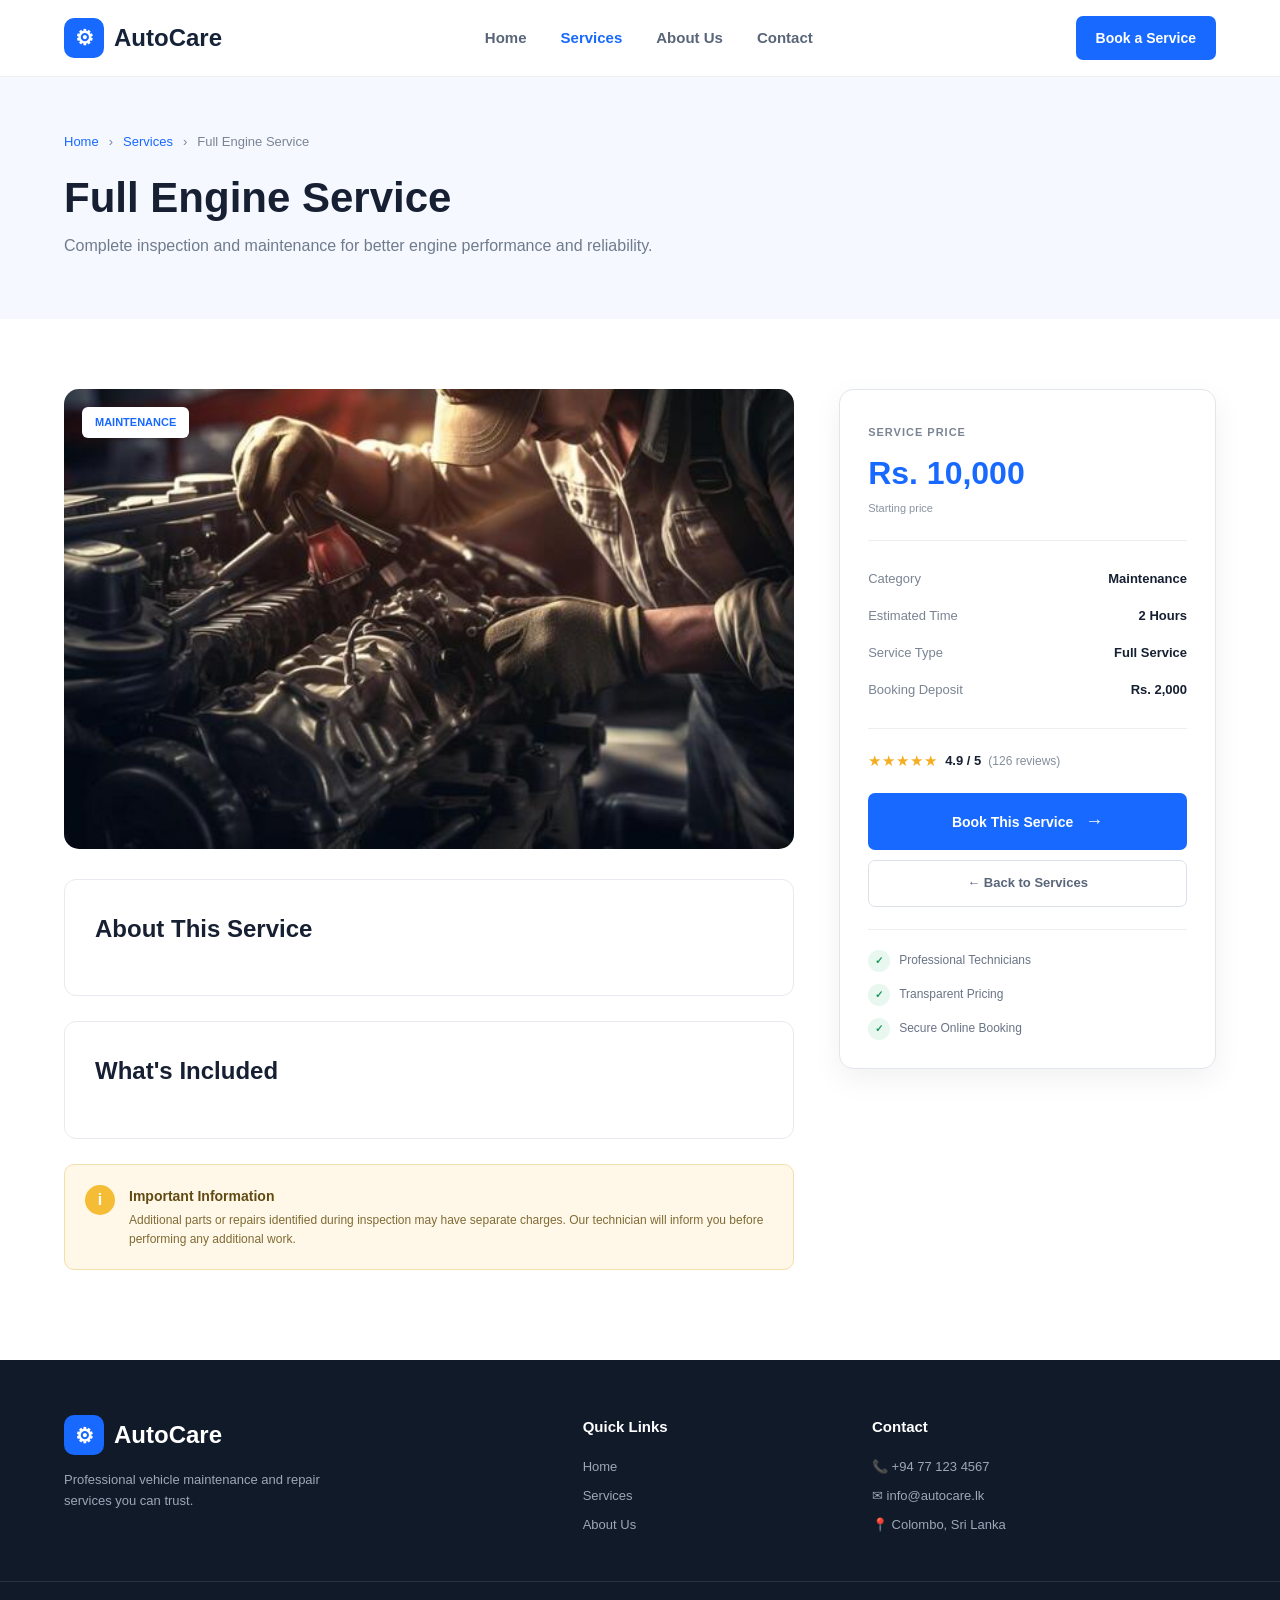
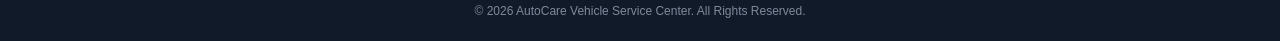
<file: Front End/serviceDeatils.html>
<!DOCTYPE html>
<html lang="en">
    <head>
        <meta charset="UTF-8">
        <meta name="viewport" content="width=device-width, initial-scale=1.0">
        <title id="page-title">Service Details</title>

        <link rel="stylesheet" href="css/global.css">
        <link rel="stylesheet" href="css/header.css">
        <link rel="stylesheet" href="css/footer.css">
        <link rel="stylesheet" href="css/serviceDetails.css">
    </head>

    <body>
        <header class="header">
            <div class="container navbar">
                <a href="index.html" class="logo">
                    <span class="logo-icon">⚙</span>
                    <span>AutoCare</span>
                </a>

                <nav class="nav-links">
                    <a href="index.html">Home</a>
                    <a href="index.html#services" class="active">Services</a>
                    <a href="index.html#about">About Us</a>
                    <a href="index.html#contact">Contact</a>
                </nav>

                <a href="index.html#services" class="nav-button">
                    Book a Service
                </a>
            </div>
        </header>

        <section class="page-header">
            <div class="container">
                <div class="breadcrumb">
                    <a href="index.html">Home</a>
                    <span>›</span>
                    <a href="index.html#services">Services</a>
                    <span>›</span>
                    <span id="breadcrumb-title">Full Engine Service</span>
                </div>

                <h1 id="service-name">
                    Full Engine Service
                </h1>

                <p id="service-subtitle">
                    Complete inspection and maintenance for better
                    engine performance and reliability.
                </p>
            </div>
        </section>

        <main class="details-section">
            <div class="container details-grid">
                <div class="details-left">
                    <div class="main-image">
                        <img id="service-img" src="images/full engine.jpg" alt="Service Image" class="js-main-image">
                        <span id="service-badge" class="category-badge">
                            Maintenance
                        </span>
                    </div>

                    <div class="description-card">
                        <h2>About This Service</h2>
                        <div id="service-description">
                            <!-- Loaded dynamically -->
                        </div>
                    </div>

                    <div class="included-card">
                        <h2>What's Included</h2>
                        <div id="included-container" class="included-grid">
                            <!-- Loaded dynamically -->
                        </div>
                    </div>

                    <div class="notice-card">
                        <div class="notice-icon">i</div>
                        <div>
                            <h3>Important Information</h3>
                            <p>
                                Additional parts or repairs identified during
                                inspection may have separate charges. Our
                                technician will inform you before performing
                                any additional work.
                            </p>
                        </div>
                    </div>
                </div>

                <aside class="booking-card">
                    <div class="booking-top">
                        <span class="small-label">
                            SERVICE PRICE
                        </span>
                        <div id="service-price" class="price">
                            Rs. 10,000
                        </div>
                        <div class="price-note">
                            Starting price
                        </div>
                    </div>

                    <div class="service-information">
                        <div class="info-row">
                            <span class="info-label">Category</span>
                            <strong id="info-category">Maintenance</strong>
                        </div>

                        <div class="info-row">
                            <span class="info-label">Estimated Time</span>
                            <strong id="info-time">2 Hours</strong>
                        </div>

                        <div class="info-row">
                            <span class="info-label">Service Type</span>
                            <strong id="info-type">Full Service</strong>
                        </div>

                        <div class="info-row">
                            <span class="info-label">Booking Deposit</span>
                            <strong id="info-deposit">Rs. 2,000</strong>
                        </div>
                    </div>

                    <div class="rating">
                        <span class="stars">★★★★★</span>
                        <span id="service-rating">4.9 / 5</span>
                        <span id="service-reviews" class="reviews">(126 reviews)</span>
                    </div>

                    <a id="book-now-btn" href="booking.html" class="book-button">
                        Book This Service
                        <span>→</span>
                    </a>

                    <a href="index.html#services" class="back-button">
                        ← Back to Services
                    </a>

                    <div class="trust-section">
                        <div class="trust-item">
                            <span class="trust-icon">✓</span>
                            <span>Professional Technicians</span>
                        </div>

                        <div class="trust-item">
                            <span class="trust-icon">✓</span>
                            <span>Transparent Pricing</span>
                        </div>

                        <div class="trust-item">
                            <span class="trust-icon">✓</span>
                            <span>Secure Online Booking</span>
                        </div>
                    </div>
                </aside>
            </div>
        </main>

        <footer class="footer">
            <div class="container footer-content">
                <div class="footer-brand">
                    <a href="index.html" class="logo">
                        <span class="logo-icon">⚙</span>
                        <span>AutoCare</span>
                    </a>
                    <p>
                        Professional vehicle maintenance and repair
                        services you can trust.
                    </p>
                </div>

                <div class="footer-column">
                    <h3>Quick Links</h3>
                    <a href="index.html">Home</a>
                    <a href="index.html#services">Services</a>
                    <a href="index.html#about">About Us</a>
                </div>

                <div class="footer-column">
                    <h3>Contact</h3>
                    <p>📞 +94 77 123 4567</p>
                    <p>✉ info@autocare.lk</p>
                    <p>📍 Colombo, Sri Lanka</p>
                </div>
            </div>

            <div class="footer-bottom">
                <p>© 2026 AutoCare Vehicle Service Center. All Rights Reserved.</p>
            </div>
        </footer>

        <script src="../Backend/serviceDetails.js"></script>

    </body>
</html>
</file>
<file: Front End/css/global.css>
* {
    margin: 0;
    padding: 0;
    box-sizing: border-box;
    scroll-behavior: smooth;
    animation: fadeIn 0.5s ease-in-out;
}

html {
    scroll-behavior: smooth;
}

body {
    font-family: Arial, Helvetica, sans-serif;
    color: #172033;
    background-color: #ffffff;
    line-height: 1.6;
}

a {
    text-decoration: none;
    color: inherit;
}

img {
    display: block;
    width: 100%;
}

.container {
    width: 90%;
    max-width: 1200px;
    margin: 0 auto;
}

@keyframes fadeIn {
    from {
        opacity: 0;
        transform: translateY(10px);
    }
    to {
        opacity: 1;
        transform: translateY(0);
    }
}
</file>
<file: Front End/css/header.css>
.header {
    width: 100%;
    background-color: #ffffff;
    border-bottom: 1px solid #eeeeee;

    position: sticky;
    top: 0;

    z-index: 1000;
}

.navbar {
    height: 76px;

    display: flex;
    align-items: center;
    justify-content: space-between;
}

.logo {
    display: flex;
    align-items: center;

    gap: 10px;

    font-size: 24px;
    font-weight: 800;

    color: #152238;
}

.logo-icon {
    width: 40px;
    height: 40px;

    display: flex;
    align-items: center;
    justify-content: center;

    background-color: #1769ff;
    color: #ffffff;

    border-radius: 10px;

    font-size: 21px;
}

.nav-links {
    display: flex;
    align-items: center;

    gap: 34px;
}

.nav-links a {
    font-size: 15px;
    font-weight: 600;

    color: #596579;

    transition: 0.3s;
}

.nav-links a:hover,
.nav-links a.active {
    color: #1769ff;
}

.nav-button {
    background-color: #1769ff;

    color: #ffffff;

    padding: 11px 20px;

    border-radius: 7px;

    font-size: 14px;
    font-weight: 700;

    transition: 0.3s;
}

.nav-button:hover {
    background-color: #0e55d4;
}
</file>
<file: Front End/css/home.css>
.hero {
    background-color: #f5f8ff;
    padding: 90px 0;
}

.hero-content {
    display: grid;
    grid-template-columns: 1fr 1fr;

    align-items: center;

    gap: 70px;
}


/* Hero text */

.hero-tag {
    display: inline-block;

    background-color: #e5efff;
    color: #1769ff;

    padding: 7px 14px;

    border-radius: 30px;

    font-size: 13px;
    font-weight: 700;

    margin-bottom: 20px;
}

.hero h1 {
    font-size: 56px;
    line-height: 1.12;

    letter-spacing: -1.5px;

    margin-bottom: 22px;

    color: #142033;
}

.hero h1 span {
    color: #1769ff;
    display: block;
}

.hero-text > p {
    max-width: 550px;

    color: #687386;

    font-size: 17px;

    margin-bottom: 30px;
}


/* Hero buttons */

.hero-buttons {
    display: flex;
    gap: 14px;

    margin-bottom: 45px;
}

.primary-button,
.secondary-button {
    padding: 13px 23px;

    border-radius: 7px;

    font-size: 15px;
    font-weight: 700;

    transition: 0.3s;
}

.primary-button {
    background-color: #1769ff;
    color: #ffffff;
}

.primary-button:hover {
    background-color: #0e55d4;
}

.secondary-button {
    background-color: #ffffff;
    color: #172033;

    border: 1px solid #d9dfeb;
}

.secondary-button:hover {
    border-color: #1769ff;
    color: #1769ff;
}


/* Hero statistics */

.hero-stats {
    display: flex;
    gap: 35px;
}

.stat {
    display: flex;
    flex-direction: column;
}

.stat strong {
    font-size: 22px;
    color: #172033;
}

.stat span {
    font-size: 12px;
    color: #7a8495;
}


/* Hero image */

.hero-image {
    position: relative;
}

.image-card {
    position: relative;

    border-radius: 18px;

    overflow: visible;
}

.image-card > img {
    height: 480px;

    object-fit: cover;

    border-radius: 18px;
}


/* Floating card */

.floating-card {
    position: absolute;

    left: -30px;
    bottom: 30px;

    display: flex;
    align-items: center;

    gap: 12px;

    background-color: #ffffff;

    padding: 15px 20px;

    border-radius: 10px;

    box-shadow: 0 12px 35px rgba(0, 0, 0, 0.12);
}

.check-icon {
    width: 38px;
    height: 38px;

    display: flex;
    align-items: center;
    justify-content: center;

    border-radius: 50%;

    background-color: #e5f8ed;
    color: #16a05d;

    font-weight: bold;
}

.floating-card strong {
    display: block;

    font-size: 14px;
}

.floating-card span {
    display: block;

    font-size: 11px;
    color: #7b8492;
}



/*----------------------------------services section----------------------------------------*/

.services-section {
    padding: 90px 0;
}


/* Section heading */

.section-heading {
    text-align: center;

    max-width: 650px;

    margin: 0 auto 45px;
}

.section-tag {
    color: #1769ff;

    font-size: 12px;

    font-weight: 800;

    letter-spacing: 1.5px;
}

.section-heading h2,
.why-text h2 {
    font-size: 38px;

    line-height: 1.2;

    color: #172033;

    margin: 8px 0 14px;
}

.section-heading p {
    color: #737d8e;
}


/* Search / filter */

.service-tools {
    display: flex;

    justify-content: space-between;

    gap: 20px;

    margin-bottom: 30px;
}

.search-box {
    width: 350px;

    display: flex;
    align-items: center;

    gap: 10px;

    border: 1px solid #dce1e9;

    border-radius: 7px;

    padding: 11px 15px;

    background-color: #ffffff;
}

.search-box span {
    font-size: 22px;
    color: #7d8796;
}

.search-box input {
    width: 100%;

    border: none;
    outline: none;

    font-size: 14px;
}

.category-filter {
    min-width: 190px;

    border: 1px solid #dce1e9;

    border-radius: 7px;

    padding: 0 15px;

    background-color: #ffffff;

    color: #596579;

    outline: none;
}


/* Service grid */

.services-grid {
    display: grid;

    grid-template-columns: repeat(4, 1fr);

    gap: 22px;
}


/* Service card */

.service-card {
    background-color: #ffffff;

    border: 1px solid #e7eaf0;

    border-radius: 12px;

    overflow: hidden;

    transition: 0.3s;
}

.service-card:hover {
    transform: translateY(-5px);

    box-shadow: 0 12px 30px rgba(0, 0, 0, 0.08);
}


/* Service image */

.service-image {
    position: relative;
}

.service-image img {
    height: 190px;

    object-fit: cover;
}

.service-category {
    position: absolute;

    top: 12px;
    left: 12px;

    background-color: #ffffff;

    color: #1769ff;

    padding: 5px 10px;

    border-radius: 5px;

    font-size: 10px;

    font-weight: 800;

    text-transform: uppercase;
}


/* Service content */

.service-content {
    padding: 20px;
}

.service-content h3 {
    font-size: 18px;

    margin-bottom: 8px;

    color: #172033;
}

.service-content > p {
    color: #7a8493;

    font-size: 13px;

    line-height: 1.6;

    min-height: 62px;

    margin-bottom: 18px;
}


/* Service info */

.service-info {
    display: flex;

    align-items: center;
    justify-content: space-between;

    border-top: 1px solid #eeeeee;

    padding-top: 15px;

    margin-bottom: 16px;
}

.service-info span {
    font-size: 12px;

    color: #7b8493;
}

.service-info strong {
    font-size: 15px;

    color: #1769ff;
}


/* Service button */

.service-button {
    display: block;

    width: 100%;

    text-align: center;

    border: 1px solid #1769ff;

    color: #1769ff;

    padding: 9px;

    border-radius: 6px;

    font-size: 13px;

    font-weight: 700;

    transition: 0.3s;
}

.service-button:hover {
    background-color: #1769ff;

    color: #ffffff;
}


/* --------------------------------why choose us section------------------------------ */

.why-section {
    background-color: #f7f9fc;

    padding: 90px 0;
}

.why-content {
    display: grid;

    grid-template-columns: 1fr 1fr;

    align-items: center;

    gap: 70px;
}

.why-image img {
    height: 550px;
    object-fit: cover;

    border-radius: 15px;
}

.why-text > p {
    color: #707b8d;

    margin-bottom: 30px;
}


/* Benefits */

.benefit {
    display: flex;

    gap: 15px;

    margin-bottom: 22px;
}

.benefit-icon {
    flex-shrink: 0;

    width: 35px;
    height: 35px;

    display: flex;

    align-items: center;
    justify-content: center;

    border-radius: 50%;

    background-color: #e6efff;

    color: #1769ff;

    font-weight: bold;
}

.benefit h3 {
    font-size: 16px;

    margin-bottom: 3px;
}

.benefit p {
    font-size: 13px;

    color: #7a8493;
}


/* --------------------------------Book now section-------------------------------- */

.book-now-section {
    padding: 60px 0;

    background-color: #1769ff;

    color: #ffffff;
}

.book-content {
    display: flex;

    align-items: center;
    justify-content: space-between;
}

.book-now-section h2 {
    font-size: 30px;

    margin-bottom: 5px;
}

.book-now-section p {
    opacity: 0.85;
}

.book-now-section-button {
    background-color: #ffffff;

    color: #1769ff;

    padding: 13px 25px;

    border-radius: 7px;

    font-size: 14px;

    font-weight: 700;

    transition: 0.3s;
}

.book-now-section-button:hover {
    background-color: #eaf1ff;
}
</file>
<file: Front End/css/footer.css>
.footer {
    background-color: #111a29;

    color: #ffffff;

    padding-top: 55px;

    scroll-behavior: smooth;
}

.footer-content {
    display: grid;

    grid-template-columns: 2fr 1fr 1.5fr;

    gap: 60px;

    padding-bottom: 45px;
}

.footer .logo {
    color: #ffffff;
    scroll-behavior:auto;
    margin-bottom: 15px;
}

.footer-brand p {
    max-width: 300px;

    color: #9da7b7;

    font-size: 13px;
}

.footer-column {
    display: flex;

    flex-direction: column;

    gap: 8px;
}

.footer-column h3 {
    font-size: 15px;

    margin-bottom: 10px;
}

.footer-column a,
.footer-column p {
    color: #9da7b7;
    scroll-behavior: smooth;
    font-size: 13px;
}

.footer-column a:hover {
    color: #ffffff;
}

.footer-bottom {
    border-top: 1px solid #283243;

    padding: 20px;

    text-align: center;

    color: #7e899a;

    font-size: 12px;
}
</file>
<file: Front End/css/booking.css>
.page-header {

    background-color: #f5f8ff;
    padding: 50px 0 55px;

}



.breadcrumb {

    display: flex;
    align-items: center;
    gap: 10px;
    font-size: 13px;
    color: #7b8493;
    margin-bottom: 18px;

}



.breadcrumb a {

    color: #1769ff;

}



.page-header h1 {

    font-size: 40px;
    line-height: 1.2;
    margin-bottom: 10px;

}



.page-header p {

    color: #707b8c;
    font-size: 15px;

}


.booking-section { 

    padding: 65px 0 90px; 

} 

 

.booking-layout { 

    display: grid; 
    grid-template-columns: 1.55fr 0.8fr; 
    gap: 40px; 
    align-items: start; 

} 


.booking-form-card { 

    border: 1px solid #e4e8ef; 
    border-radius: 14px; 
    padding: 35px; 
    background-color: #ffffff; 

} 

 

.form-header { 

    padding-bottom: 28px; 
    border-bottom: 1px solid #eeeeee; 
    margin-bottom: 28px; 

} 

 

.section-tag { 

    color: #1769ff; 
    font-size: 11px; 
    font-weight: 800;
    letter-spacing: 1.5px; 

} 

 

.form-header h2 { 

    font-size: 26px; 
    margin: 7px 0 7px; 

} 

 

.form-header p { 

    color: #7a8493; 
    font-size: 13px; 

}



.form-section { 

    padding-bottom: 30px; 
    margin-bottom: 30px; 
    border-bottom: 1px solid #eeeeee; 

} 

 

.form-section h3 { 

    font-size: 17px; 
    margin-bottom: 22px; 
    color: #172033; 

} 

 

.form-grid { 

    display: grid; 
    grid-template-columns: 1fr 1fr; 
    gap: 20px; 

} 

 

.form-group { 

    display: flex; 
    flex-direction: column; 
    gap: 7px; 

} 

 

.full-width { 

    grid-column: 1 / -1; 

} 

 

.form-group label { 

    font-size: 13px; 
    font-weight: 700; 
    color: #384357; 

} 

 

.form-group label span { 

    color: #e23b3b; 

} 

 

.form-group input, 

.form-group select, 

.form-group textarea { 

    width: 100%; 
    border: 1px solid #dce1e9; 
    border-radius: 7px; 
    padding: 12px 13px; 
    outline: none; 

 

    background-color: #ffffff; 
    color: #172033; 
    font-size: 13px; 
    transition: 0.2s; 

} 

 

.form-group input, 

.form-group select { 

    height: 45px; 

} 

 

.form-group textarea { 

    resize: vertical; 
    min-height: 100px; 

} 

 

.form-group input::placeholder, 

.form-group textarea::placeholder { 

    color: #a0a8b4; 

} 

 

.form-group input:focus, 

.form-group select:focus, 

.form-group textarea:focus { 

    border-color: #1769ff; 
    box-shadow: 0 0 0 3px rgba(23, 105, 255, 0.08); 

}



.terms { 

    margin-bottom: 25px; 

} 

 

.checkbox-container { 

    display: flex; 
    align-items: flex-start;
    gap: 10px; 
    cursor: pointer; 

} 

 

.checkbox-container input { 

    width: 17px; 
    height: 17px; 
    margin-top: 2px; 
    accent-color: #1769ff; 
    cursor: pointer; 

} 

 

.terms-text { 

    color: #707b8c; 
    font-size: 12px; 
    line-height: 1.5; 

} 



.form-actions { 

    display: flex; 
    justify-content: space-between; 
    align-items: center; 
    gap: 15px; 

} 

 

.back-button { 

    padding: 12px 20px; 
    border: 1px solid #dce1e9; 
    border-radius: 7px; 
    color: #596579; 
    font-size: 13px; 
    font-weight: 700; 
    transition: 0.3s; 

} 

 

.back-button:hover { 

    border-color: #1769ff; 
    color: #1769ff; 

} 

 

.continue-button { 

    border: none; 
    cursor: pointer; 
    display: flex;
    align-items: center; 
    justify-content: center; 
    gap: 12px; 
    padding: 13px 24px; 
    background-color: #1769ff; 
    color: #ffffff; 
    border-radius: 7px; 
    font-size: 13px; 
    font-weight: 700; 
    transition: 0.3s; 

} 

 

.continue-button:hover { 

    background-color: #0e55d4; 

} 

 

.continue-button span { 

    font-size: 17px; 

} 



.summary-card { 

    border: 1px solid #e1e5ec; 
    border-radius: 14px; 
    padding: 27px; 
    background-color: #ffffff; 
    position: sticky; 
    top: 105px; 
    box-shadow: 0 10px 30px rgba(0, 0, 0, 0.05); 

} 

 

.summary-header { 

    padding-bottom: 20px; 
    border-bottom: 1px solid #eeeeee; 

} 

 

.small-label { 

    color: #1769ff; 
    font-size: 10px; 
    font-weight: 800; 
    letter-spacing: 1.4px; 

} 

 

.summary-header h2 { 

    font-size: 22px; 
    margin-top: 5px; 

}



.selected-service { 

    display: flex; 
    gap: 13px; 
    padding: 20px 0;
    border-bottom: 1px solid #eeeeee; 

} 

 

.selected-service img { 

    width: 85px; 
    height: 75px; 
    object-fit: cover; 
    border-radius: 7px; 

} 

 

.selected-service h3 { 

    font-size: 14px; 
    margin: 2px 0 3px; 

} 

 

.selected-service p { 

    color: #7b8493; 
    font-size: 11px; 
    line-height: 1.4; 

} 

 

.service-category { 

    color: #1769ff; 
    font-size: 9px; 
    font-weight: 800; 
    text-transform: uppercase; 

} 



.summary-details { 

    padding: 17px 0; 
    border-bottom: 1px solid #eeeeee; 

} 

 

.summary-row { 

    display: flex; 
    justify-content: space-between; 
    align-items: center; 
    padding: 7px 0; 

} 

 

.summary-row span { 

    color: #7b8493; 
    font-size: 12px; 

} 

 

.summary-row strong { 

    font-size: 12px; 

 

    color: #172033; 

} 



.payment-summary { 

    padding: 20px 0; 

} 

 

.payment-row { 

    display: flex; 
    justify-content: space-between; 
    align-items: center; 

} 

 

.payment-row span { 

    color: #596579; 
    font-size: 13px; 

} 

 

.payment-row strong { 

    font-size: 17px; 
    color: #172033; 

} 

 

.payment-row.deposit { 

    margin-top: 10px; 
    padding: 12px; 
    background-color: #eef4ff; 
    border-radius: 7px; 

} 

 

.payment-row.deposit span { 

    color: #1769ff; 
    font-weight: 700; 

} 

 

.payment-row.deposit strong { 

    color: #1769ff; 
    font-size: 20px; 

} 

 

.payment-summary > p { 

    color: #8a93a1; 
    font-size: 10px; 
    margin-top: 10px; 
    line-height: 1.5; 

}




.secure-box { 

    display: flex; 
    align-items: center; 
    gap: 10px; 
    padding: 14px; 
    background-color: #f5faf7; 
    border: 1px solid #dcefe3; 
    border-radius: 8px; 

} 

 

.secure-icon { 

    font-size: 18px; 

} 

 

.secure-box strong { 

    display: block; 
    font-size: 12px; 
    color: #247448; 

} 

 

.secure-box p { 

    color: #729080; 
    font-size: 10px; 
    margin-top: 2px; 

}



@media (max-width: 950px) { 

 

    .nav-links { 

        gap: 18px; 

    } 

 

    .booking-layout { 

        grid-template-columns: 1fr; 

    } 

 

    .summary-card { 

        position: relative; 
        top: 0; 
        max-width: 700px; 
        width: 100%; 
        margin: 0 auto; 

    } 

 

} 

 

 

@media (max-width: 700px) { 

 

    .navbar { 

        height: auto; 
        padding: 15px 0; 
        flex-wrap: wrap; 
        gap: 15px; 

    } 

 

    .nav-links { 

        order: 3; 
        width: 100%; 
        justify-content: center; 
        gap: 15px; 

    } 

 

    .nav-button { 

        display: none; 

    } 

 

    .page-header { 

        padding: 40px 0; 

    } 

 

    .page-header h1 { 

        font-size: 32px; 

    } 

 

    .booking-section { 

        padding: 45px 0 60px; 

    } 

 

    .booking-form-card { 

        padding: 22px; 

    } 

 

    .form-grid { 

        grid-template-columns: 1fr; 

    } 

 

    .full-width { 

        grid-column: auto; 

    } 

 

    .form-actions { 

        flex-direction: column-reverse; 
        align-items: stretch; 

    } 

 

    .back-button, 

    .continue-button { 

        width: 100%; 
        text-align: center; 

    } 

 

    .footer-content { 

        grid-template-columns: 1fr; 
        gap: 30px; 

    } 

 

}
</file>
<file: Front End/css/booking-success.css>
.success-section {
    padding: 70px 0 90px;
}

.success-wrapper {
    width: 100%;
    max-width: 820px;
    margin: 0 auto;
    text-align: center;
}

.success-icon {
    width: 88px;
    height: 88px;
    display: flex;
    align-items: center;
    justify-content: center;
    margin: 0 auto 20px;
    border-radius: 50%;
    background-color: #e5f8ed;
    color: #18a15f;
    font-size: 42px;
    font-weight: bold;
    border: 7px solid #f1fbf5;
}

.success-label {
    color: #15965a;
    font-size: 11px;
    font-weight: 800;
    letter-spacing: 1.5px;
}

.success-wrapper>h1 {
    font-size: 38px;
    color: #172033;
    line-height: 1.2;
    margin: 8px 0 12px;
}

.success-message {
    max-width: 580px;
    margin: 0 auto 28px;
    color: #707b8c;
    font-size: 14px;
}

.booking-id-box {
    max-width: 400px;
    margin: 0 auto 30px;
    padding: 18px;
    background-color: #eef4ff;
    border: 1px solid #d5e3ff;
    border-radius: 10px;
}

.booking-id-box span {
    display: block;
    color: #6f7a8e;
    font-size: 11px;
    text-transform: uppercase;
    letter-spacing: 0.7px;
}

.booking-id-box strong {
    display: block;
    color: #1769ff;
    font-size: 22px;
    letter-spacing: 1px;
    margin: 4px 0;
}

.booking-id-box p {
    color: #8a93a1;
    font-size: 10px;
}

.confirmation-card {
    text-align: left;
    background-color: #ffffff;
    border: 1px solid #e1e5ec;
    border-radius: 14px;
    padding: 30px;
    box-shadow: 0 10px 35px rgba(0, 0, 0, 0.05);
    margin-bottom: 22px;
}

.card-header {
    display: flex;
    align-items: center;
    justify-content: space-between;
    gap: 20px;
    padding-bottom: 20px;
    border-bottom: 1px solid #eeeeee;
}

.small-label {
    color: #1769ff;
    font-size: 10px;
    font-weight: 800;
    letter-spacing: 1.4px;
}

.card-header h2 {
    font-size: 22px;
    margin-top: 4px;
}

.status-badge {
    display: inline-flex;
    align-items: center;
    justify-content: center;
    background-color: #e7f7ed;
    color: #15965a;
    padding: 7px 13px;
    border-radius: 30px;
    font-size: 11px;
    font-weight: 700;
}

.service-details {
    display: flex;
    align-items: center;
    gap: 15px;
    padding: 22px 0;
    border-bottom: 1px solid #eeeeee;
}

.service-details img {
    width: 100px;
    height: 85px;
    object-fit: cover;
    border-radius: 8px;
}

.service-category {
    color: #1769ff;
    font-size: 9px;
    font-weight: 800;
    text-transform: uppercase;
}

.service-details h3 {
    font-size: 16px;
    margin: 3px 0;
}

.service-details p {
    color: #7b8493;
    font-size: 12px;
}

.details-grid {
    display: grid;

    grid-template-columns: repeat(2, 1fr);

    gap: 15px;

    padding: 25px 0;

    border-bottom: 1px solid #eeeeee;


}

.detail-box {
    display: flex;

    align-items: center;

    gap: 12px;

    padding: 13px;

    background-color: #f8f9fc;

    border-radius: 8px;


}

.detail-icon {
    flex-shrink: 0;

    width: 36px;

    height: 36px;

    display: flex;

    align-items: center;

    justify-content: center;

    background-color: #e9f1ff;

    border-radius: 8px;

    font-size: 16px;


}

.detail-label {
    display: block;

    color: #818a99;

    font-size: 10px;


}

.detail-box strong {
    display: block;

    color: #172033;

    font-size: 12px;

    margin-top: 2px;


}

/* ===================================================== PAYMENT INFORMATION ===================================================== */

.payment-section {
    padding-top: 25px;
}

.payment-header {
    display: flex;

    align-items: center;

    justify-content: space-between;

    margin-bottom: 15px;


}

.payment-header h3 {
    font-size: 16px;
}

.paid-badge {
    background-color: #e7f7ed;

    color: #15965a;

    padding: 5px 10px;

    border-radius: 20px;

    font-size: 10px;

    font-weight: 700;


}

.payment-rows {
    border: 1px solid #e7eaf0;

    border-radius: 8px;

    padding: 15px;


}

.payment-row {
    display: flex;

    align-items: center;

    justify-content: space-between;

    padding: 6px 0;


}

.payment-row span {
    color: #697486;

    font-size: 12px;


}

.payment-row strong {
    font-size: 13px;
}

.paid-amount {
    color: #15965a;
}

.payment-divider {
    border-top: 1px solid #eeeeee;
    margin: 8px 0;
}

.payment-row.balance span {
    color: #172033;
    font-weight: 700;
}

.payment-row.balance strong {
    color: #1769ff;
    font-size: 18px;
}

.payment-note {
    color: #858e9c;
    font-size: 10px;
    margin-top: 9px;
}

.notice-box {
    display: flex;
    align-items: flex-start;
    gap: 13px;
    text-align: left;
    padding: 18px;
    background-color: #fff8e7;
    border: 1px solid #f0dea9;
    border-radius: 10px;
    margin-bottom: 25px;
}

.notice-icon {
    flex-shrink: 0;
    width: 30px;
    height: 30px;
    display: flex;
    align-items: center;
    justify-content: center;
    background-color: #f3b82e;
    color: #ffffff;
    border-radius: 50%;
    font-size: 13px;
    font-weight: bold;
}

.notice-box h3 {
    color: #624e18;
    font-size: 13px;
    margin-bottom: 3px;
}

.notice-box p {
    color: #806c3b;
    font-size: 11px;
}

.success-actions {
    display: flex;
    align-items: center;
    justify-content: center;
    gap: 14px;
}

.home-button,
.service-button {
    padding: 12px 22px;
    border-radius: 7px;
    font-size: 13px;
    font-weight: 700;
    transition: 0.3s;
}

.home-button {
    border: 1px solid #dce1e9;
    background-color: #ffffff;
    color: #596579;
}

.home-button:hover {
    border-color: #1769ff;
    color: #1769ff;
}

.service-button {
    display: flex;
    align-items: center;
    justify-content: center;
    gap: 10px;
    background-color: #1769ff;
    color: #ffffff;
}

.service-button:hover {
    background-color: #0e55d4;
}

.support-text {
    margin-top: 25px;
}

.support-text p {
    color: #848d9c;
    font-size: 11px;
}

.support-text a {
    color: #1769ff;
    font-weight: 700;
}

.support-text a:hover {
    text-decoration: underline;
}

@media (max-width: 800px) {

    .nav-links {
        gap: 18px;
    }

    .success-wrapper>h1 {
        font-size: 32px;
    }


}

@media (max-width: 700px) {

    .navbar {
        height: auto;
        padding: 15px 0;
        flex-wrap: wrap;
        gap: 15px;
    }

    .nav-links {
        order: 3;
        width: 100%;
        justify-content: center;
        gap: 15px;
    }

    .nav-button {
        display: none;
    }

    .success-section {
        padding: 50px 0 65px;
    }

    .success-icon {
        width: 75px;
        height: 75px;
        font-size: 34px;
    }

    .success-wrapper>h1 {
        font-size: 29px;
    }

    .confirmation-card {
        padding: 20px;
    }

    .card-header {
        align-items: flex-start;
        flex-direction: column;
    }

    .service-details {
        align-items: flex-start;
    }

    .service-details img {
        width: 80px;
        height: 70px;
    }

    .details-grid {
        grid-template-columns: 1fr;
    }

    .payment-header {
        align-items: flex-start;
        flex-direction: column;
        gap: 8px;
    }

    .success-actions {
        flex-direction: column;
        align-items: stretch;
    }

    .home-button,
    .service-button {
        width: 100%;
        text-align: center;
    }

    .footer-content {
        grid-template-columns: 1fr;
        gap: 30px;
    }
}
</file>
<file: Front End/css/payment.css>
/* Page Header */
.page-header {
    background-color: #f5f8ff;
    padding: 50px 0 55px;

}

.breadcrumb {
    display: flex;
    align-items: center;
    gap: 10px;

    color: #7b8493;

    font-size: 13px;

    margin-bottom: 18px;

}

.breadcrumb a {
    color: #1769ff;
}

.page-header h1 {
    font-size: 40px;
    line-height: 1.2;

    margin-bottom: 10px;

}

.page-header p {
    color: #707b8c;
    font-size: 15px;

}
/* Payment Layout */
.payment-section {
    padding: 65px 0 90px;
    background-color: #ffffff;

}

.payment-layout {
    display: grid;
    grid-template-columns: 1.5fr 0.8fr;

    gap: 40px;

    align-items: start;

}
/* Payment Card */
.payment-card {
    border: 1px solid #e4e8ef;
    border-radius: 14px;

    padding: 35px;

    background-color: #ffffff;

}

.payment-header {
    border-bottom: 1px solid #eeeeee;
    padding-bottom: 28px;

    margin-bottom: 28px;

}

.section-tag {
    color: #1769ff;
    font-size: 11px;

    font-weight: 800;

    letter-spacing: 1.5px;

}

.payment-header h2 {
    font-size: 26px;
    margin: 7px 0;

}

.payment-header p {
    color: #7a8493;
    font-size: 13px;

}
/*Payment Method */
.payment-method-section {
    padding-bottom: 30px;
    margin-bottom: 30px;

    border-bottom: 1px solid #eeeeee;

}

.payment-method-section h3,
.card-section h3,
.billing-section h3 {
    font-size: 17px;
    margin-bottom: 20px;

}

.payment-methods {
    display: grid;
    grid-template-columns: 1fr 1fr;

    gap: 15px;

}

.payment-method {
    position: relative;
    display: flex;
    align-items: center;

    gap: 13px;

    border: 1px solid #dce1e9;

    border-radius: 9px;

    padding: 16px;

    cursor: pointer;

    transition: 0.2s;

}

.payment-method:hover,
.payment-method.active {
    border-color: #1769ff;
    background-color: #f5f8ff;

}

.payment-method input {
    accent-color: #1769ff;
}

.method-icon {
    width: 38px;
    height: 38px;
    display: flex;
    align-items: center;
    justify-content: center;

    background-color: #e9f1ff;

    border-radius: 7px;

}

.payment-method strong {
    display: block;
    font-size: 13px;

}

.payment-method span {
    display: block;
    color: #7b8493;

    font-size: 10px;

    margin-top: 2px;

}
/* Card Form */
.card-section,
.billing-section {
    padding-bottom: 30px;
    margin-bottom: 30px;

    border-bottom: 1px solid #eeeeee;

}

.form-grid {
    display: grid;
    grid-template-columns: 1fr 1fr;

    gap: 20px;

}

.form-group {
    display: flex;
    flex-direction: column;

    gap: 7px;

}

.full-width {
    grid-column: 1 / -1;
}

.form-group label {
    color: #384357;
    font-size: 13px;

    font-weight: 700;

}

.form-group label span {
    color: #e23b3b;
}

.form-group input {
    width: 100%;
    height: 45px;

    border: 1px solid #dce1e9;

    border-radius: 7px;

    padding: 0 13px;

    outline: none;

    font-size: 13px;

    transition: 0.2s;

}

.form-group input::placeholder {
    color: #a0a8b4;
}

.form-group input:focus {
    border-color: #1769ff;
    box-shadow: 0 0 0 3px rgba(23, 105, 255, 0.08);

}

/* Card number wrapper */
.card-input-wrapper {
    position: relative;
}

.card-input-wrapper input {
    padding-right: 48px;
}

.card-symbol {
    position: absolute;
    right: 14px;
    top: 50%;

    transform: translateY(-50%);

    font-size: 18px;

}
/* Security Message */
.security-message {
    display: flex;
    align-items: center;

    gap: 13px;

    background-color: #f5faf7;

    border: 1px solid #dcefe3;

    border-radius: 8px;

    padding: 15px;

    margin-bottom: 25px;

}

.security-icon {
    width: 38px;
    height: 38px;
    display: flex;
    align-items: center;
    justify-content: center;

    background-color: #e5f6eb;

    border-radius: 50%;

}

.security-message strong {
    display: block;
    color: #247448;

    font-size: 13px;

}

.security-message p {
    color: #729080;
    font-size: 11px;

}
/*Payment Actions */
.payment-actions {
    display: flex;
    justify-content: space-between;
    align-items: center;

    gap: 15px;

}

.back-button {
    padding: 12px 18px;
    border: 1px solid #dce1e9;

    border-radius: 7px;

    color: #596579;

    font-size: 13px;

    font-weight: 700;

    transition: 0.3s;

}

.back-button:hover {
    border-color: #1769ff;
    color: #1769ff;

}

.pay-button {
    display: flex;
    align-items: center;
    justify-content: center;

    gap: 12px;

    background-color: #1769ff;

    color: #ffffff;

    padding: 13px 25px;

    border-radius: 7px;

    font-size: 13px;

    font-weight: 700;

    transition: 0.3s;

}

.pay-button:hover {
    background-color: #0e55d4;
}

.pay-button span {
    font-size: 17px;
}
/* Summary Card */
.summary-card {
    position: sticky;
    top: 105px;

    border: 1px solid #e1e5ec;

    border-radius: 14px;

    padding: 27px;

    background-color: #ffffff;

    box-shadow: 0 10px 30px rgba(0, 0, 0, 0.05);

}

.summary-header {
    padding-bottom: 20px;
    border-bottom: 1px solid #eeeeee;

}

.small-label {
    color: #1769ff;
    font-size: 10px;

    font-weight: 800;

    letter-spacing: 1.4px;

}

.summary-header h2 {
    font-size: 22px;
    margin-top: 5px;

}
/* Selected Service */
.selected-service {
    display: flex;
    gap: 13px;

    padding: 20px 0;

    border-bottom: 1px solid #eeeeee;

}

.selected-service img {
    width: 85px;
    height: 75px;
    object-fit: cover;

    border-radius: 7px;

}

.service-category {
    color: #1769ff;
    font-size: 9px;

    font-weight: 800;

    text-transform: uppercase;

}

.selected-service h3 {
    font-size: 14px;
    margin: 2px 0 3px;

}

.selected-service p {
    color: #7b8493;
    font-size: 11px;

    line-height: 1.4;

}
/* Booking Details */
.booking-details {
    padding: 17px 0;
    border-bottom: 1px solid #eeeeee;

}

.detail-row {
    display: flex;
    align-items: center;
    justify-content: space-between;

    padding: 7px 0;

}

.detail-row span {
    color: #7b8493;
    font-size: 12px;

}

.detail-row strong {
    color: #172033;
    font-size: 12px;

}
/* Price Summary */
.price-summary {
    padding: 20px 0;
}

.price-row {
    display: flex;
    align-items: center;
    justify-content: space-between;

    padding: 7px 0;

}

.price-row span {
    color: #697486;
    font-size: 12px;

}

.price-row strong {
    font-size: 13px;
}

.divider {
    border-top: 1px solid #eeeeee;
    margin: 10px 0;

}

.price-row.total span {
    color: #172033;
    font-size: 14px;

    font-weight: 700;

}

.price-row.total strong {
    color: #1769ff;
    font-size: 22px;

}
/* Remaining Time */
.remaining-box {
    background-color: #eef4ff;
    border-radius: 8px;

    padding: 15px;

    margin-bottom: 22px;

}

.remaining-box span {
    color: #5f6f87;
    font-size: 11px;

}

.remaining-box strong {
    display: block;
    color: #1769ff;

    font-size: 20px;

    margin: 2px 0 3px;

}

.remaining-box p {
    color: #7b8493;
    font-size: 10px;

    line-height: 1.5;

}
/* Trust Section */
.trust-section {
    border-top: 1px solid #eeeeee;
    padding-top: 18px;

}

.trust-item {
    display: flex;
    align-items: center;

    gap: 9px;

    color: #697486;

    font-size: 11px;

    margin-bottom: 10px;

}

.trust-item span {
    width: 21px;
    height: 21px;
    display: flex;
    align-items: center;
    justify-content: center;

    background-color: #e7f6ed;

    color: #16915a;

    border-radius: 50%;

    font-size: 10px;

    font-weight: bold;

}
/* Media Queries */
@media (max-width: 950px) {
    .nav-links {
        gap: 18px;
    }

    .payment-layout {
        grid-template-columns: 1fr;
    }

    .summary-card {
        position: relative;

        top: 0;
    }

}

@media (max-width: 700px) {
    .navbar {
        height: auto;

        padding: 15px 0;

        flex-wrap: wrap;

        gap: 15px;
    }

    .nav-links {
        order: 3;

        width: 100%;

        justify-content: center;

        gap: 15px;
    }

    .nav-button {
        display: none;
    }

    .page-header {
        padding: 40px 0;
    }

    .page-header h1 {
        font-size: 31px;
    }

    .payment-section {
        padding: 45px 0 60px;
    }

    .payment-card {
        padding: 22px;
    }

    .payment-methods {
        grid-template-columns: 1fr;
    }

    .form-grid {
        grid-template-columns: 1fr;
    }

    .full-width {
        grid-column: auto;
    }

    .payment-actions {
        flex-direction: column-reverse;

        align-items: stretch;
    }

    .back-button,
    .pay-button {
        width: 100%;

        text-align: center;
    }

    .footer-content {
        grid-template-columns: 1fr;

        gap: 30px;
    }

}
</file>
<file: Front End/css/serviceDetails.css>
.page-header {
    background-color: #f5f8ff;

    padding: 55px 0 60px;
}

.breadcrumb {
    display: flex;
    align-items: center;

    gap: 10px;

    font-size: 13px;

    color: #7b8493;

    margin-bottom: 20px;
}

.breadcrumb a {
    color: #1769ff;
}

.breadcrumb a:hover {
    text-decoration: underline;
}

.page-header h1 {
    font-size: 42px;

    line-height: 1.2;

    color: #172033;

    margin-bottom: 10px;
}

.page-header p {
    color: #707b8c;

    font-size: 16px;
}

.details-section {
    padding: 70px 0 90px;
}

.details-grid {
    display: grid;

    grid-template-columns: 1.55fr 0.8fr;

    gap: 45px;

    align-items: start;
}

.main-image {
    position: relative;

    overflow: hidden;

    border-radius: 15px;

    margin-bottom: 30px;
}

.main-image img {
    height: 460px;

    object-fit: cover;
}

.category-badge {
    position: absolute;

    top: 18px;
    left: 18px;

    background-color: #ffffff;

    color: #1769ff;

    padding: 7px 13px;

    border-radius: 6px;

    font-size: 11px;

    font-weight: 800;

    text-transform: uppercase;
}

.description-card,
.included-card {
    border: 1px solid #e7eaf0;

    border-radius: 12px;

    padding: 30px;

    margin-bottom: 25px;
}

.description-card h2,
.included-card h2 {
    font-size: 24px;

    margin-bottom: 17px;

    color: #172033;
}

.description-card p {
    color: #697486;

    font-size: 14px;

    margin-bottom: 14px;
}

.description-card p:last-child {
    margin-bottom: 0;
}

.included-grid {
    display: grid;

    grid-template-columns: 1fr 1fr;

    gap: 25px;
}

.included-item {
    display: flex;

    align-items: flex-start;

    gap: 12px;
}

.included-icon {
    flex-shrink: 0;

    width: 30px;
    height: 30px;

    display: flex;

    align-items: center;
    justify-content: center;

    border-radius: 50%;

    background-color: #e8f7ef;

    color: #15965a;

    font-size: 13px;

    font-weight: bold;
}

.included-item h3 {
    font-size: 14px;

    color: #172033;

    margin-bottom: 2px;
}

.included-item p {
    color: #7b8493;

    font-size: 12px;
}

.notice-card {
    display: flex;

    align-items: flex-start;

    gap: 14px;

    background-color: #fff8e8;

    border: 1px solid #f3dfaa;

    border-radius: 10px;

    padding: 20px;
}

.notice-icon {
    flex-shrink: 0;

    width: 30px;
    height: 30px;

    display: flex;

    align-items: center;
    justify-content: center;

    border-radius: 50%;

    background-color: #f5bd35;

    color: #ffffff;

    font-weight: bold;
}

.notice-card h3 {
    font-size: 14px;

    margin-bottom: 4px;

    color: #614b13;
}

.notice-card p {
    color: #806b35;

    font-size: 12px;
}

.booking-card {
    background-color: #ffffff;

    border: 1px solid #e1e5ec;

    border-radius: 14px;

    padding: 28px;

    position: sticky;

    top: 105px;

    box-shadow: 0 10px 30px rgba(0, 0, 0, 0.06);
}

.booking-top {
    padding-bottom: 23px;

    border-bottom: 1px solid #eeeeee;
}

.small-label {
    color: #7a8493;

    font-size: 11px;

    font-weight: 800;

    letter-spacing: 1px;
}

.price {
    color: #1769ff;

    font-size: 32px;

    font-weight: 800;

    margin-top: 5px;
}

.price-note {
    color: #8a93a1;

    font-size: 11px;
}

.service-information {
    padding: 20px 0;

    border-bottom: 1px solid #eeeeee;
}

.info-row {
    display: flex;

    align-items: center;
    justify-content: space-between;

    padding: 8px 0;
}

.info-label {
    color: #7a8493;

    font-size: 13px;
}

.info-row strong {
    color: #172033;

    font-size: 13px;

    text-align: right;
}

.rating {
    display: flex;

    align-items: center;

    flex-wrap: wrap;

    gap: 7px;

    padding: 20px 0;
}

.stars {
    color: #f5ad21;

    letter-spacing: 1px;

    font-size: 15px;
}

.rating > span:not(.stars):not(.reviews) {
    font-size: 13px;

    font-weight: 700;
}

.reviews {
    color: #858e9d;

    font-size: 12px;
}


.book-button {
    width: 100%;

    display: flex;

    align-items: center;
    justify-content: center;

    gap: 12px;

    background-color: #1769ff;

    color: #ffffff;

    padding: 14px;

    border-radius: 7px;

    font-size: 14px;

    font-weight: 700;

    transition: 0.3s;
}

.book-button:hover {
    background-color: #0e55d4;

    transform: translateY(-1px);
}

.book-button span {
    font-size: 18px;
}


/* Back button */

.back-button {
    display: block;

    width: 100%;

    text-align: center;

    padding: 12px;

    margin-top: 10px;

    border: 1px solid #dce1e9;

    border-radius: 7px;

    color: #596579;

    font-size: 13px;

    font-weight: 600;

    transition: 0.3s;
}

.back-button:hover {
    border-color: #1769ff;

    color: #1769ff;
}


/* =====================================================
   TRUST SECTION
===================================================== */

.trust-section {
    border-top: 1px solid #eeeeee;

    margin-top: 22px;

    padding-top: 20px;
}

.trust-item {
    display: flex;

    align-items: center;

    gap: 9px;

    margin-bottom: 12px;

    color: #697486;

    font-size: 12px;
}

.trust-item:last-child {
    margin-bottom: 0;
}

.trust-icon {
    width: 22px;
    height: 22px;

    display: flex;

    align-items: center;
    justify-content: center;

    border-radius: 50%;

    background-color: #e8f7ef;

    color: #15965a;

    font-size: 10px;

    font-weight: bold;
}

@media (max-width: 950px) {

    .nav-links {
        gap: 18px;
    }

    .details-grid {
        grid-template-columns: 1fr;
    }

    .booking-card {
        position: relative;

        top: 0;
    }

    .details-left {
        max-width: 800px;

        width: 100%;

        margin: 0 auto;
    }

    .booking-card {
        max-width: 800px;

        width: 100%;

        margin: 0 auto;
    }

}


@media (max-width: 700px) {

    .navbar {
        height: auto;

        padding: 15px 0;

        flex-wrap: wrap;

        gap: 15px;
    }

    .nav-links {
        order: 3;

        width: 100%;

        justify-content: center;

        gap: 15px;
    }

    .nav-button {
        display: none;
    }

    .page-header {
        padding: 40px 0;
    }

    .page-header h1 {
        font-size: 32px;
    }

    .details-section {
        padding: 45px 0 60px;
    }

    .main-image img {
        height: 300px;
    }

    .description-card,
    .included-card {
        padding: 22px;
    }

    .included-grid {
        grid-template-columns: 1fr;
    }

    .booking-card {
        padding: 22px;
    }

    .footer-content {
        grid-template-columns: 1fr;

        gap: 30px;
    }

}
</file>
